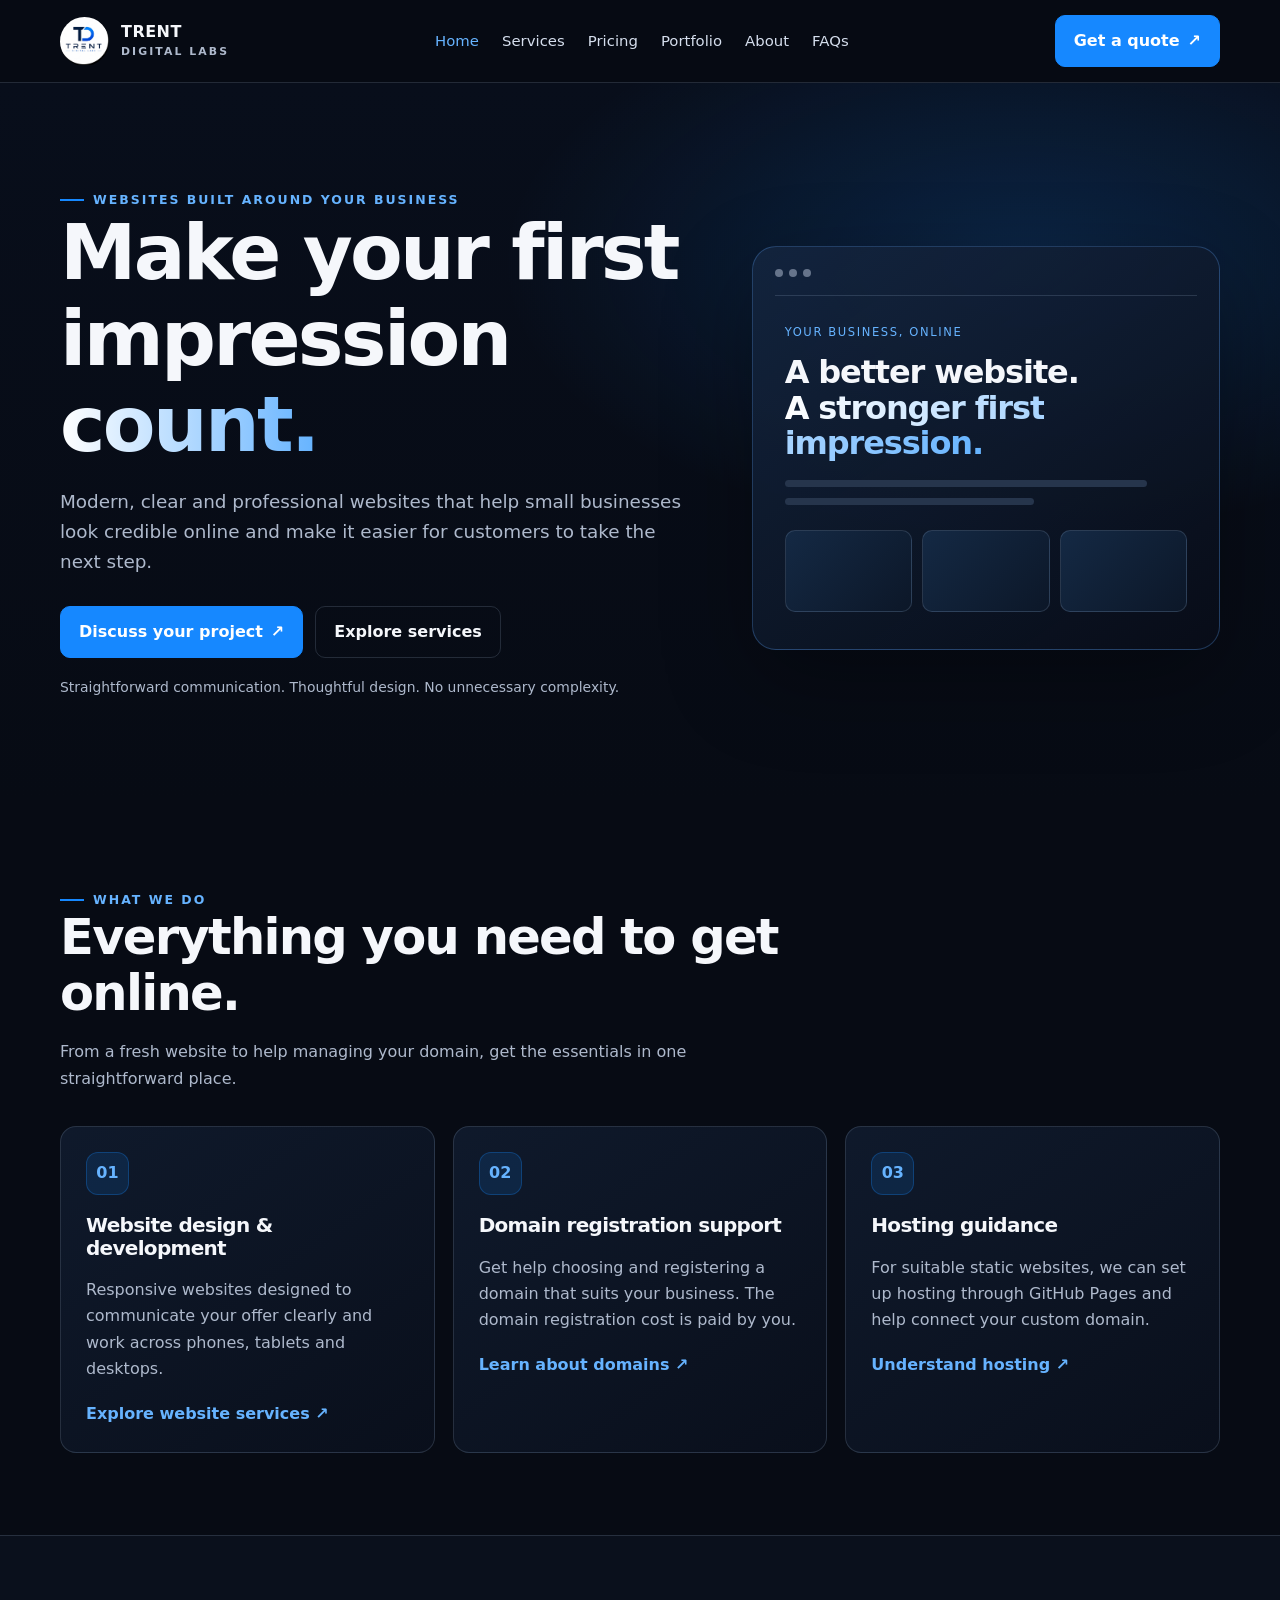
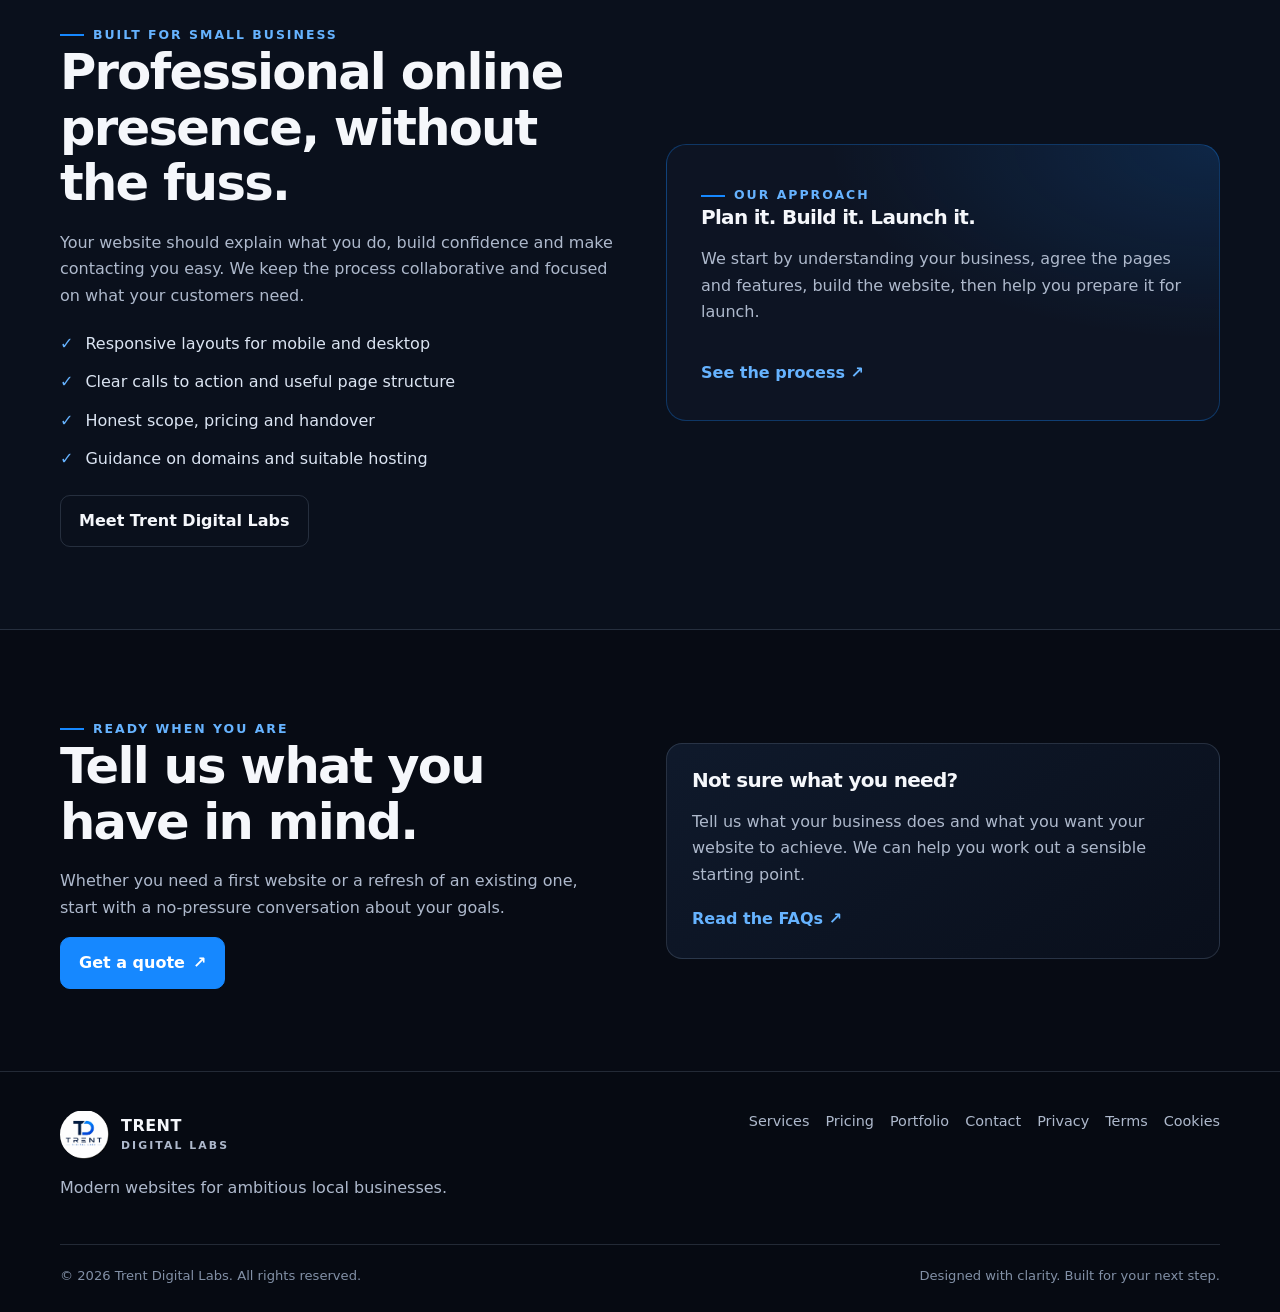
<file: index.html>
<!doctype html>
<html lang="en-GB"><head><meta charset="utf-8"><meta name="viewport" content="width=device-width, initial-scale=1">
<title>Web Design & Development | Trent Digital Labs</title><meta name="description" content="Professional, modern websites for small and local businesses. Explore services from Trent Digital Labs."><meta name="theme-color" content="#070b14"><link rel="stylesheet" href="styles.css"></head>
<body><a class="skip-link" href="#main">Skip to content</a>
<header class="site-header"><div class="container nav-wrap">
<a class="brand" href="index.html"><img src="assets/trent-digital-labs-logo.jpeg" alt="Trent Digital Labs logo"><span>TRENT<small>DIGITAL LABS</small></span></a>
<button class="menu-toggle" type="button" aria-expanded="false" aria-controls="primary-nav">Menu ☰</button>
<nav class="nav-links" id="primary-nav" aria-label="Main navigation"><a href="index.html" aria-current="page">Home</a><a href="services.html">Services</a><a href="pricing.html">Pricing</a><a href="portfolio.html">Portfolio</a><a href="about.html">About</a><a href="faqs.html">FAQs</a></nav>
<a class="nav-cta" href="contact.html">Get a quote <span aria-hidden="true">↗</span></a>
</div></header><main id="main">
<section class="hero"><div class="container hero-grid"><div>
<span class="eyebrow">Websites built around your business</span>
<h1>Make your first impression <span class="gradient-text">count.</span></h1>
<p class="lead">Modern, clear and professional websites that help small businesses look credible online and make it easier for customers to take the next step.</p>
<div class="hero-actions"><a class="btn" href="contact.html">Discuss your project <span>↗</span></a><a class="btn secondary" href="services.html">Explore services</a></div>
<p class="hero-note">Straightforward communication. Thoughtful design. No unnecessary complexity.</p>
</div><div class="hero-art" aria-label="Illustration of a modern website interface"><div class="browser-bar"><i></i><i></i><i></i></div><div class="mock-site"><div class="mock-label">Your business, online</div><h3>A better website.<br><span class="gradient-text">A stronger first impression.</span></h3><div class="mock-line"></div><div class="mock-line short"></div><div class="mock-tiles"><div class="mock-tile"></div><div class="mock-tile"></div><div class="mock-tile"></div></div></div></div></div></section>
<section class="section"><div class="container"><div class="section-head"><span class="eyebrow">What we do</span><h2>Everything you need to get online.</h2><p>From a fresh website to help managing your domain, get the essentials in one straightforward place.</p></div><div class="grid">
<article class="card"><div class="card-icon">01</div><h3>Website design & development</h3><p>Responsive websites designed to communicate your offer clearly and work across phones, tablets and desktops.</p><a class="text-link" href="services.html#websites">Explore website services ↗</a></article>
<article class="card"><div class="card-icon">02</div><h3>Domain registration support</h3><p>Get help choosing and registering a domain that suits your business. The domain registration cost is paid by you.</p><a class="text-link" href="services.html#domains">Learn about domains ↗</a></article>
<article class="card"><div class="card-icon">03</div><h3>Hosting guidance</h3><p>For suitable static websites, we can set up hosting through GitHub Pages and help connect your custom domain.</p><a class="text-link" href="services.html#hosting">Understand hosting ↗</a></article>
</div></div></section>
<section class="section alt"><div class="container split"><div><span class="eyebrow">Built for small business</span><h2>Professional online presence, without the fuss.</h2><p class="muted">Your website should explain what you do, build confidence and make contacting you easy. We keep the process collaborative and focused on what your customers need.</p><ul class="check-list"><li>Responsive layouts for mobile and desktop</li><li>Clear calls to action and useful page structure</li><li>Honest scope, pricing and handover</li><li>Guidance on domains and suitable hosting</li></ul><a class="btn secondary" href="about.html">Meet Trent Digital Labs</a></div><div class="callout"><span class="eyebrow">Our approach</span><h3>Plan it. Build it. Launch it.</h3><p class="muted">We start by understanding your business, agree the pages and features, build the website, then help you prepare it for launch.</p><a class="text-link" href="services.html#process">See the process ↗</a></div></div></section>
<section class="section"><div class="container split"><div><span class="eyebrow">Ready when you are</span><h2>Tell us what you have in mind.</h2><p class="muted">Whether you need a first website or a refresh of an existing one, start with a no-pressure conversation about your goals.</p><a class="btn" href="contact.html">Get a quote <span>↗</span></a></div><div class="card"><h3>Not sure what you need?</h3><p>Tell us what your business does and what you want your website to achieve. We can help you work out a sensible starting point.</p><a class="text-link" href="faqs.html">Read the FAQs ↗</a></div></div></section>
</main><footer class="site-footer"><div class="container">
<div class="footer-top"><div><a class="brand" href="index.html"><img src="assets/trent-digital-labs-logo.jpeg" alt=""><span>TRENT<small>DIGITAL LABS</small></span></a><p class="muted">Modern websites for ambitious local businesses.</p></div>
<div class="footer-links"><a href="services.html">Services</a><a href="pricing.html">Pricing</a><a href="portfolio.html">Portfolio</a><a href="contact.html">Contact</a><a href=" ">Privacy</a><a href=" ">Terms</a><a href=" ">Cookies</a></div></div>
<div class="footer-bottom"><span>© <span data-year></span> Trent Digital Labs. All rights reserved.</span><span>Designed with clarity. Built for your next step.</span></div>
</div></footer><script src="script.js"></script></body></html>
</file>
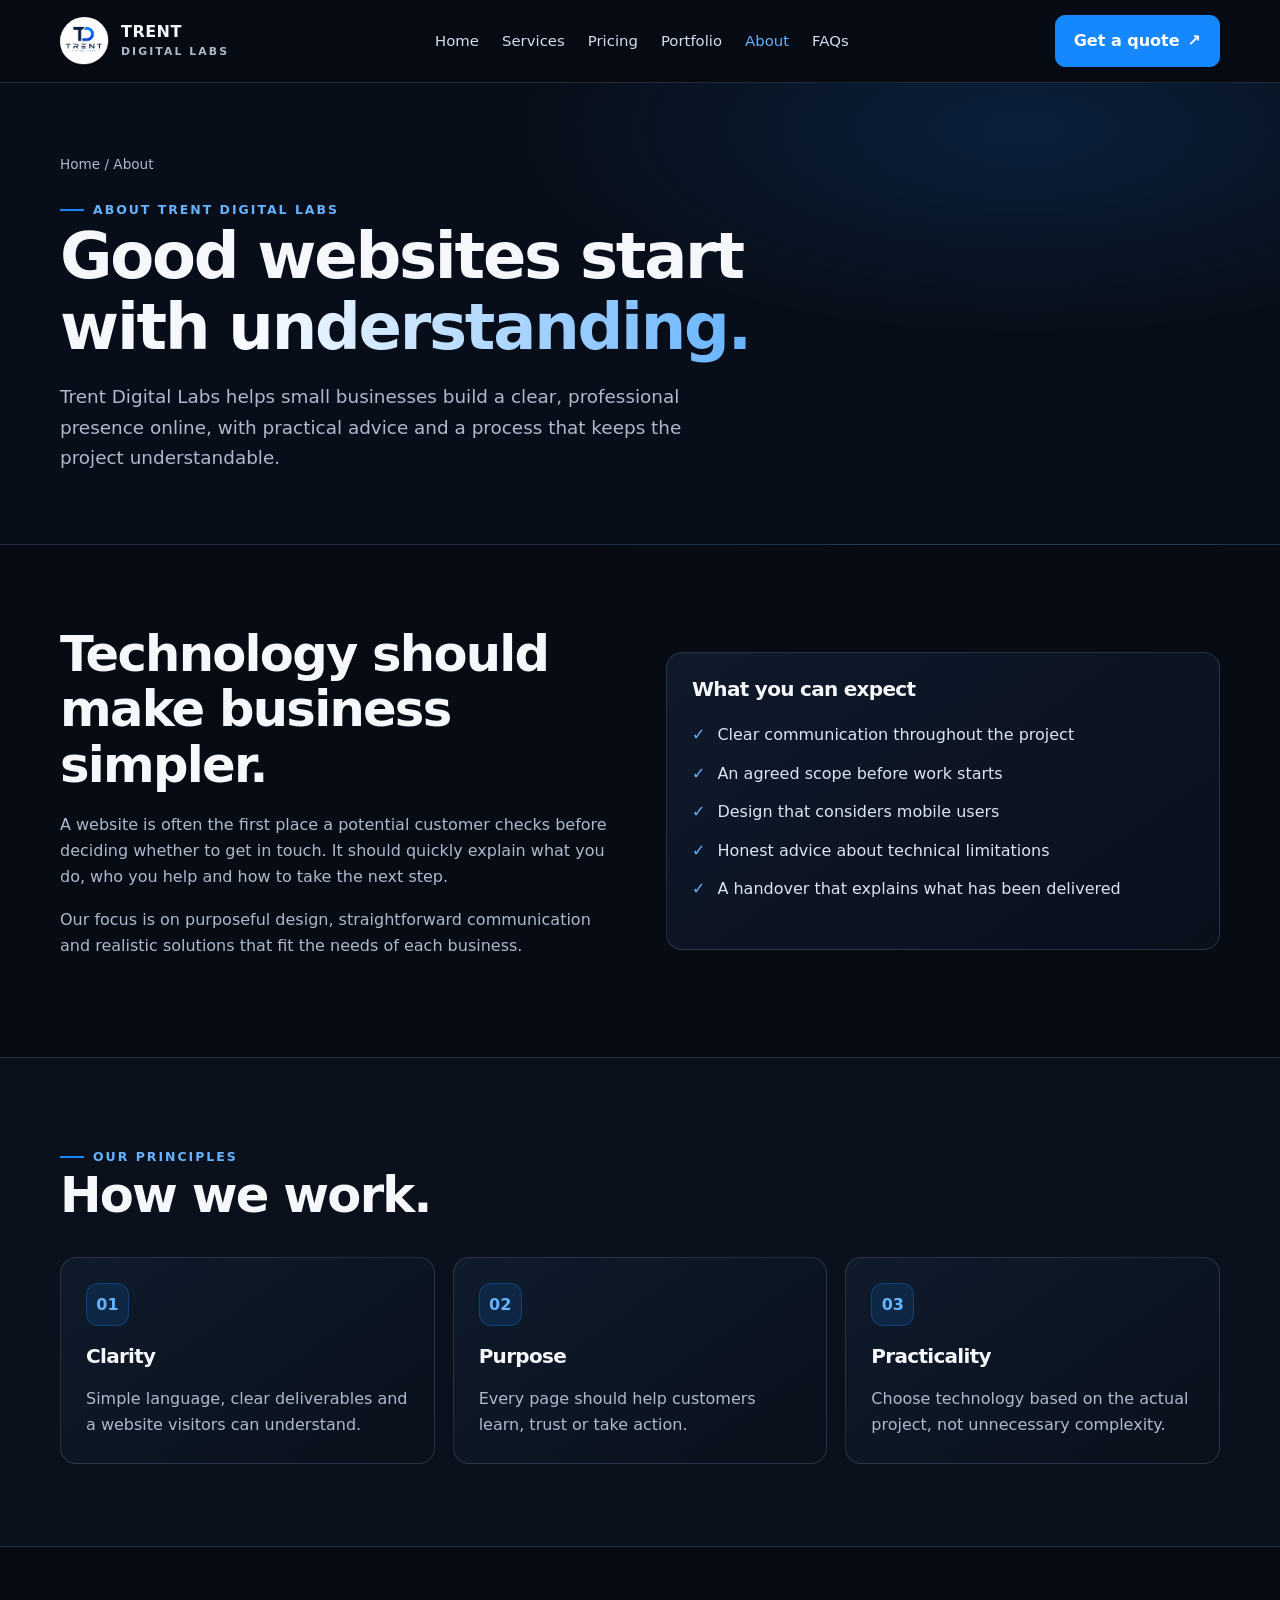
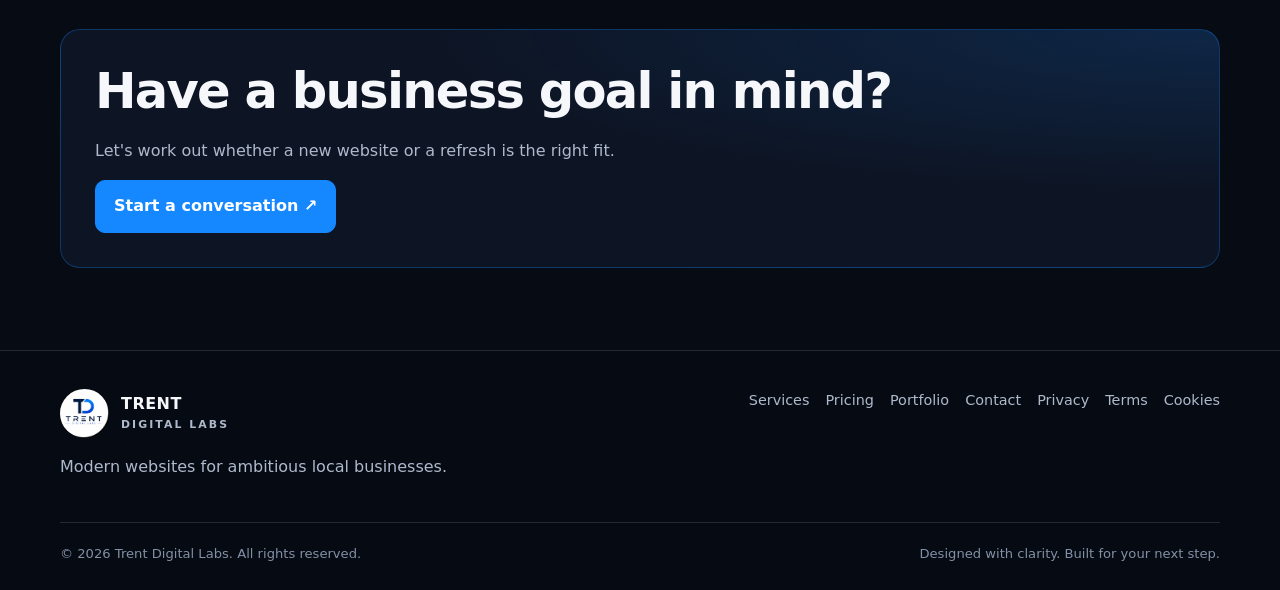
<file: about.html>
<!doctype html>
<html lang="en-GB"><head><meta charset="utf-8"><meta name="viewport" content="width=device-width, initial-scale=1">
<title>About | Trent Digital Labs</title><meta name="description" content="Learn about the approach and principles behind Trent Digital Labs."><meta name="theme-color" content="#070b14"><link rel="stylesheet" href="styles.css"></head>
<body><a class="skip-link" href="#main">Skip to content</a>
<header class="site-header"><div class="container nav-wrap">
<a class="brand" href="index.html"><img src="assets/trent-digital-labs-logo.jpeg" alt="Trent Digital Labs logo"><span>TRENT<small>DIGITAL LABS</small></span></a>
<button class="menu-toggle" type="button" aria-expanded="false" aria-controls="primary-nav">Menu ☰</button>
<nav class="nav-links" id="primary-nav" aria-label="Main navigation"><a href="index.html">Home</a><a href="services.html">Services</a><a href="pricing.html">Pricing</a><a href="portfolio.html">Portfolio</a><a href="about.html" aria-current="page">About</a><a href="faqs.html">FAQs</a></nav>
<a class="nav-cta" href="contact.html">Get a quote <span aria-hidden="true">↗</span></a>
</div></header><main id="main">
<section class="page-hero"><div class="container"><div class="breadcrumbs">Home / About</div><span class="eyebrow">About Trent Digital Labs</span><h1>Good websites start with <span class="gradient-text">understanding.</span></h1><p class="lead">Trent Digital Labs helps small businesses build a clear, professional presence online, with practical advice and a process that keeps the project understandable.</p></div></section>
<section class="section"><div class="container split"><div><h2>Technology should make business simpler.</h2><p class="muted">A website is often the first place a potential customer checks before deciding whether to get in touch. It should quickly explain what you do, who you help and how to take the next step.</p><p class="muted">Our focus is on purposeful design, straightforward communication and realistic solutions that fit the needs of each business.</p></div><div class="card"><h3>What you can expect</h3><ul class="check-list"><li>Clear communication throughout the project</li><li>An agreed scope before work starts</li><li>Design that considers mobile users</li><li>Honest advice about technical limitations</li><li>A handover that explains what has been delivered</li></ul></div></div></section>
<section class="section alt"><div class="container"><div class="section-head"><span class="eyebrow">Our principles</span><h2>How we work.</h2></div><div class="grid"><article class="card"><div class="card-icon">01</div><h3>Clarity</h3><p>Simple language, clear deliverables and a website visitors can understand.</p></article><article class="card"><div class="card-icon">02</div><h3>Purpose</h3><p>Every page should help customers learn, trust or take action.</p></article><article class="card"><div class="card-icon">03</div><h3>Practicality</h3><p>Choose technology based on the actual project, not unnecessary complexity.</p></article></div></div></section>
<section class="section"><div class="container callout"><h2>Have a business goal in mind?</h2><p class="muted">Let's work out whether a new website or a refresh is the right fit.</p><a class="btn" href="contact.html">Start a conversation ↗</a></div></section>
</main><footer class="site-footer"><div class="container">
<div class="footer-top"><div><a class="brand" href="index.html"><img src="assets/trent-digital-labs-logo.jpeg" alt=""><span>TRENT<small>DIGITAL LABS</small></span></a><p class="muted">Modern websites for ambitious local businesses.</p></div>
<div class="footer-links"><a href="services.html">Services</a><a href="pricing.html">Pricing</a><a href="portfolio.html">Portfolio</a><a href="contact.html">Contact</a><a href=" ">Privacy</a><a href=" ">Terms</a><a href=" ">Cookies</a></div></div>
<div class="footer-bottom"><span>© <span data-year></span> Trent Digital Labs. All rights reserved.</span><span>Designed with clarity. Built for your next step.</span></div>
</div></footer><script src="script.js"></script></body></html>
</file>
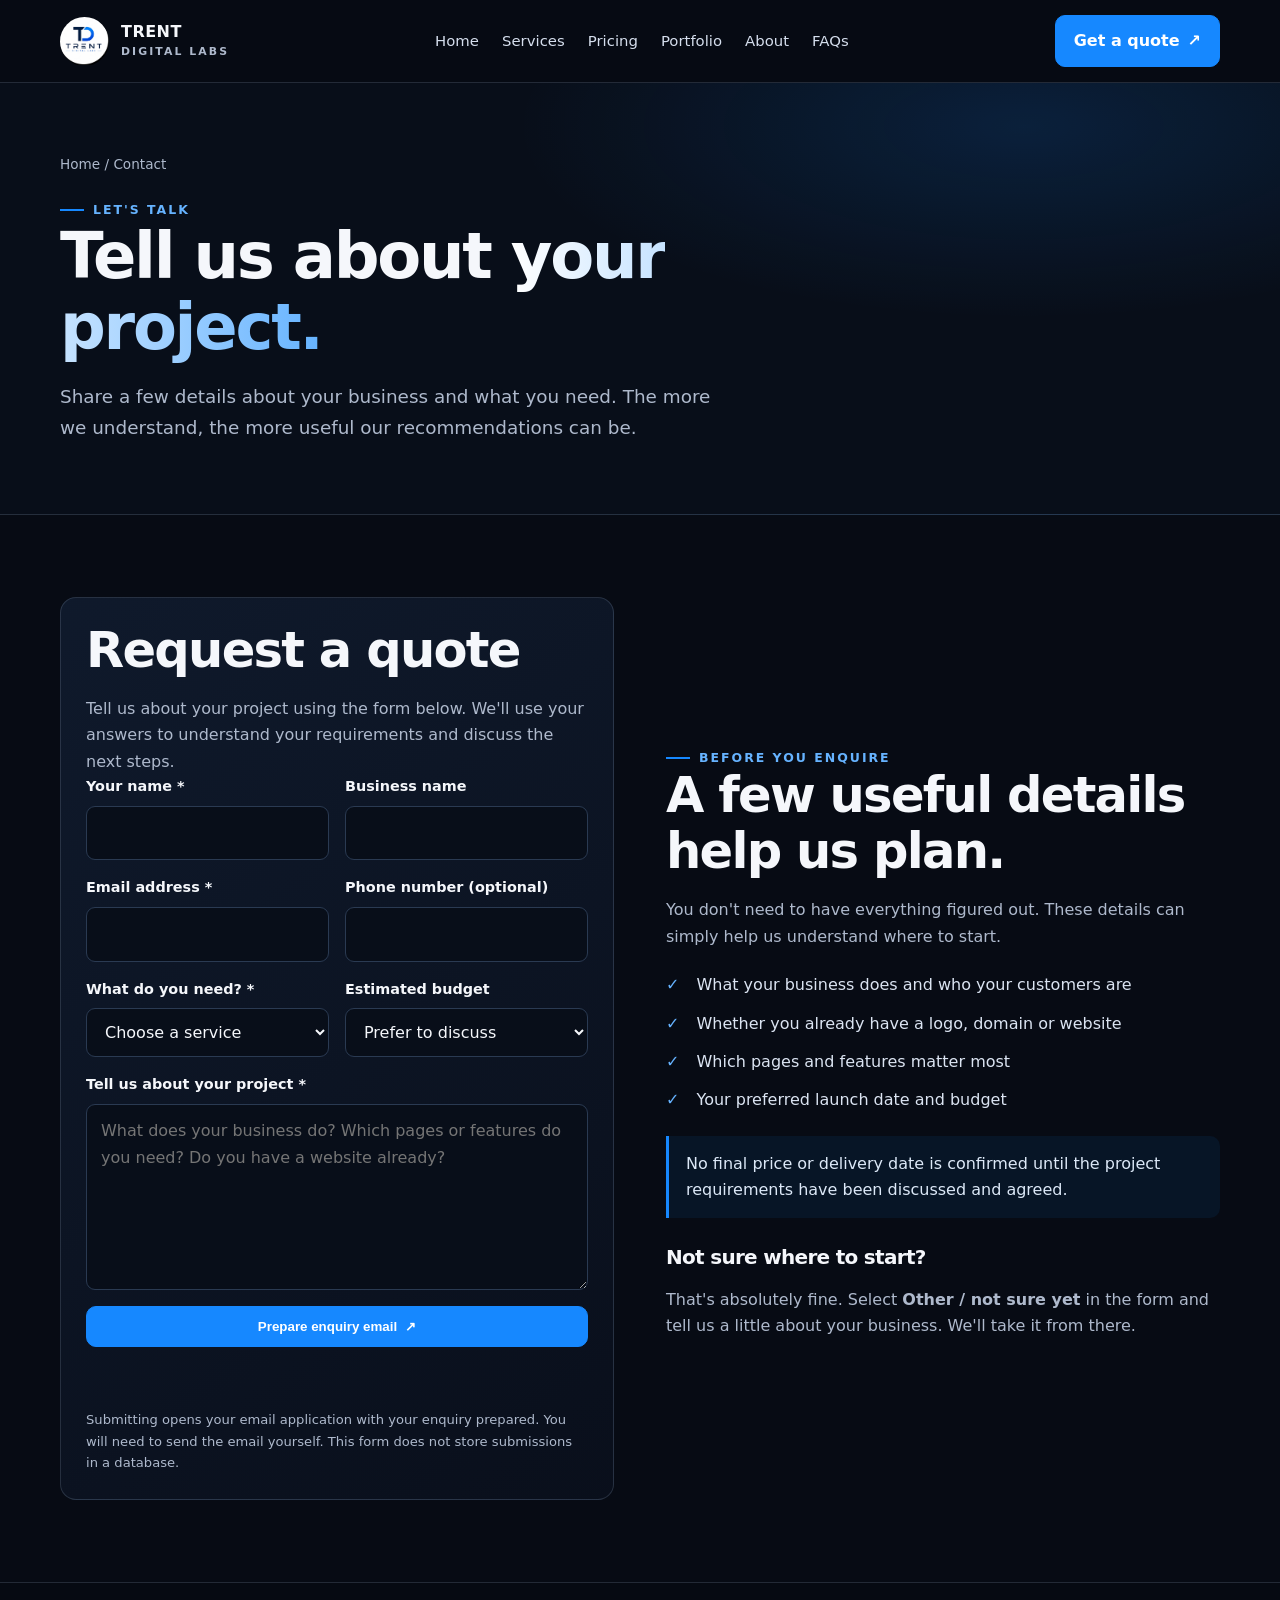
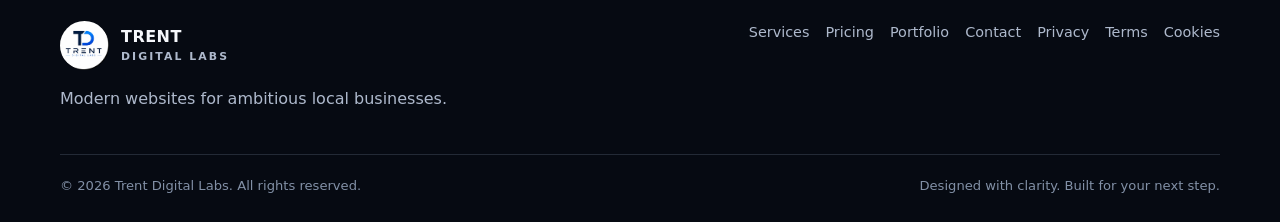
<file: contact.html>
<!DOCTYPE html>
<html lang="en-GB">
<head>
    <meta charset="utf-8">
    <meta name="viewport" content="width=device-width, initial-scale=1">

    <title>Contact & Get a Quote | Trent Digital Labs</title>

    <meta
        name="description"
        content="Contact Trent Digital Labs about a new website, redesign, domain registration or hosting setup."
    >

    <meta name="theme-color" content="#070b14">

    <link rel="stylesheet" href="styles.css">
</head>

<body>

    <!-- Accessibility: Skip navigation -->
    <a class="skip-link" href="#main">
        Skip to content
    </a>


    <!-- ================================
         HEADER & NAVIGATION
    ================================= -->

    <header class="site-header">
        <div class="container nav-wrap">

            <a class="brand" href="index.html">
                <img
                    src="assets/trent-digital-labs-logo.jpeg"
                    alt="Trent Digital Labs logo"
                >

                <span>
                    TRENT
                    <small>DIGITAL LABS</small>
                </span>
            </a>

            <button
                class="menu-toggle"
                type="button"
                aria-expanded="false"
                aria-controls="primary-nav"
            >
                Menu ☰
            </button>

            <nav
                class="nav-links"
                id="primary-nav"
                aria-label="Main navigation"
            >
                <a href="index.html">Home</a>
                <a href="services.html">Services</a>
                <a href="pricing.html">Pricing</a>
                <a href="portfolio.html">Portfolio</a>
                <a href="about.html">About</a>
                <a href="faqs.html">FAQs</a>
            </nav>

            <a class="nav-cta" href="contact.html" aria-current="page">
                Get a quote
                <span aria-hidden="true">↗</span>
            </a>

        </div>
    </header>


    <!-- ================================
         MAIN CONTENT
    ================================= -->

    <main id="main">

        <!-- Page introduction -->
        <section class="page-hero">
            <div class="container">

                <div class="breadcrumbs">
                    <a href="index.html">Home</a>
                    / Contact
                </div>

                <span class="eyebrow">
                    Let's talk
                </span>

                <h1>
                    Tell us about
                    <span class="gradient-text">your project.</span>
                </h1>

                <p class="lead">
                    Share a few details about your business and what you
                    need. The more we understand, the more useful our
                    recommendations can be.
                </p>

            </div>
        </section>


        <!-- Contact form and supporting information -->
        <section class="section">
            <div class="container split">

                <!-- ================================
                     QUOTE REQUEST FORM
                ================================= -->

                <div class="card">

                    <h2>Request a quote</h2>

                    <p class="muted">
                        Tell us about your project using the form below.
                        We'll use your answers to understand your
                        requirements and discuss the next steps.
                    </p>

                    <form id="quote-form">

                        <div class="form-grid">

                            <!-- Client name -->
                            <div class="field">

                                <label for="name">
                                    Your name *
                                </label>

                                <input
                                    id="name"
                                    name="name"
                                    type="text"
                                    autocomplete="name"
                                    required
                                >

                            </div>


                            <!-- Business name -->
                            <div class="field">

                                <label for="business">
                                    Business name
                                </label>

                                <input
                                    id="business"
                                    name="business"
                                    type="text"
                                    autocomplete="organization"
                                >

                            </div>


                            <!-- Client email -->
                            <div class="field">

                                <label for="email">
                                    Email address *
                                </label>

                                <input
                                    id="email"
                                    name="email"
                                    type="email"
                                    autocomplete="email"
                                    required
                                >

                            </div>


                            <!-- Optional telephone -->
                            <div class="field">

                                <label for="phone">
                                    Phone number (optional)
                                </label>

                                <input
                                    id="phone"
                                    name="phone"
                                    type="tel"
                                    autocomplete="tel"
                                >

                            </div>


                            <!-- Requested service -->
                            <div class="field">

                                <label for="service">
                                    What do you need? *
                                </label>

                                <select
                                    id="service"
                                    name="service"
                                    required
                                >
                                    <option value="">
                                        Choose a service
                                    </option>

                                    <option value="New website">
                                        New website
                                    </option>

                                    <option value="Website redesign">
                                        Website redesign
                                    </option>

                                    <option value="Domain registration support">
                                        Domain registration support
                                    </option>

                                    <option value="Hosting / domain connection">
                                        Hosting / domain connection
                                    </option>

                                    <option value="Other / not sure yet">
                                        Other / not sure yet
                                    </option>
                                </select>

                            </div>


                            <!-- Estimated budget -->
                            <div class="field">

                                <label for="budget">
                                    Estimated budget
                                </label>

                                <select
                                    id="budget"
                                    name="budget"
                                >
                                    <option value="">
                                        Prefer to discuss
                                    </option>

                                    <option value="Under £300">
                                        Under £300
                                    </option>

                                    <option value="£300–£600">
                                        £300–£600
                                    </option>

                                    <option value="£600–£1,000">
                                        £600–£1,000
                                    </option>

                                    <option value="£1,000+">
                                        £1,000+
                                    </option>
                                </select>

                            </div>


                            <!-- Project description -->
                            <div class="field full">

                                <label for="details">
                                    Tell us about your project *
                                </label>

                                <textarea
                                    id="details"
                                    name="details"
                                    rows="6"
                                    required
                                    placeholder="What does your business do? Which pages or features do you need? Do you have a website already?"
                                ></textarea>

                            </div>


                            <!-- Form submission -->
                            <div class="field full">

                                <button class="btn" type="submit">
                                    Prepare enquiry email
                                    <span aria-hidden="true">↗</span>
                                </button>

                                <p
                                    id="form-status"
                                    class="status-note"
                                    role="status"
                                    aria-live="polite"
                                ></p>

                                <p class="smallprint">
                                    Submitting opens your email application
                                    with your enquiry prepared. You will
                                    need to send the email yourself.
                                    This form does not store submissions
                                    in a database.
                                </p>

                            </div>

                        </div>

                    </form>

                </div>


                <!-- ================================
                     SUPPORTING INFORMATION
                ================================= -->

                <aside>

                    <span class="eyebrow">
                        Before you enquire
                    </span>

                    <h2>
                        A few useful details help us plan.
                    </h2>

                    <p class="muted">
                        You don't need to have everything figured out.
                        These details can simply help us understand
                        where to start.
                    </p>

                    <ul class="check-list">

                        <li>
                            What your business does and who your
                            customers are
                        </li>

                        <li>
                            Whether you already have a logo, domain
                            or website
                        </li>

                        <li>
                            Which pages and features matter most
                        </li>

                        <li>
                            Your preferred launch date and budget
                        </li>

                    </ul>


                    <div class="notice">
                        No final price or delivery date is confirmed
                        until the project requirements have been
                        discussed and agreed.
                    </div>


                    <h3 style="margin-top: 28px;">
                        Not sure where to start?
                    </h3>

                    <p class="muted">
                        That's absolutely fine. Select
                        <strong>Other / not sure yet</strong>
                        in the form and tell us a little about
                        your business. We'll take it from there.
                    </p>

                </aside>

            </div>
        </section>

    </main>


    <!-- ================================
         FOOTER
    ================================= -->

    <footer class="site-footer">
        <div class="container">

            <div class="footer-top">

                <!-- Brand -->
                <div>

                    <a class="brand" href="index.html">

                        <img
                            src="assets/trent-digital-labs-logo.jpeg"
                            alt=""
                        >

                        <span>
                            TRENT
                            <small>DIGITAL LABS</small>
                        </span>

                    </a>

                    <p class="muted">
                        Modern websites for ambitious local businesses.
                    </p>

                </div>


                <!-- Footer navigation -->
                <nav
                    class="footer-links"
                    aria-label="Footer navigation"
                >
                    <a href="services.html">Services</a>
                    <a href="pricing.html">Pricing</a>
                    <a href="portfolio.html">Portfolio</a>
                    <a href="contact.html" aria-current="page">Contact</a>
                    <a href=" ">Privacy</a>
                    <a href=" ">Terms</a>
                    <a href=" ">Cookies</a>
                </nav>

            </div>


            <!-- Copyright -->
            <div class="footer-bottom">

                <span>
                    &copy;
                    <span data-year></span>
                    Trent Digital Labs. All rights reserved.
                </span>

                <span>
                    Designed with clarity. Built for your next step.
                </span>

            </div>

        </div>
    </footer>


    <!-- Website JavaScript -->
    <script src="script.js"></script>

</body>
</html>
</file>
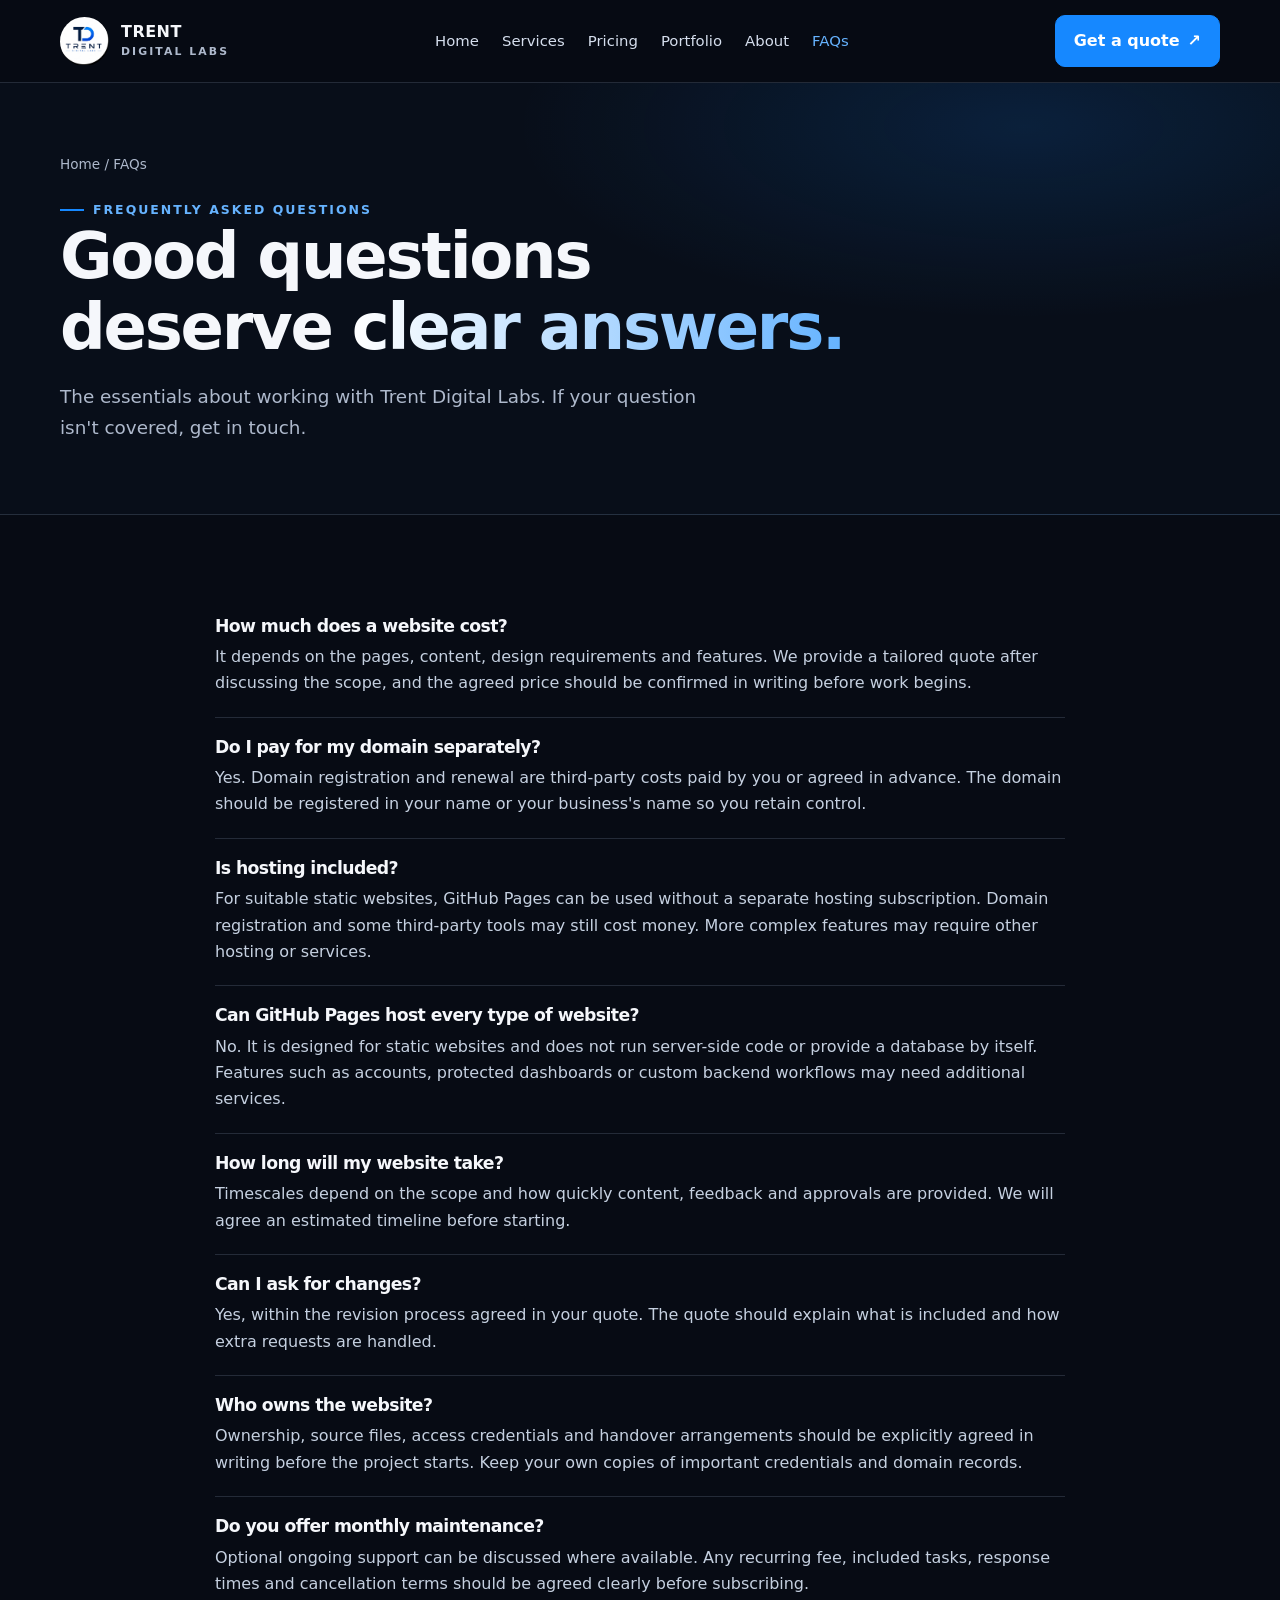
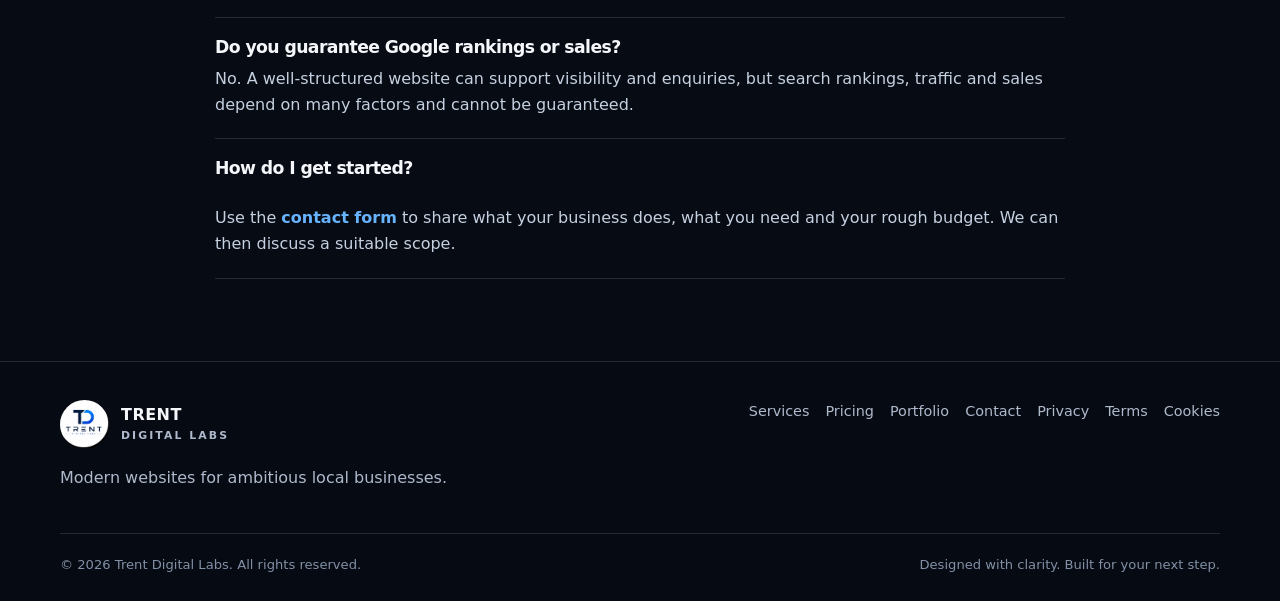
<file: faqs.html>
<!doctype html>
<html lang="en-GB"><head><meta charset="utf-8"><meta name="viewport" content="width=device-width, initial-scale=1">
<title>FAQs | Trent Digital Labs</title><meta name="description" content="Answers to common questions about website projects, domains, hosting, payments and support."><meta name="theme-color" content="#070b14"><link rel="stylesheet" href="styles.css"></head>
<body><a class="skip-link" href="#main">Skip to content</a>
<header class="site-header"><div class="container nav-wrap">
<a class="brand" href="index.html"><img src="assets/trent-digital-labs-logo.jpeg" alt="Trent Digital Labs logo"><span>TRENT<small>DIGITAL LABS</small></span></a>
<button class="menu-toggle" type="button" aria-expanded="false" aria-controls="primary-nav">Menu ☰</button>
<nav class="nav-links" id="primary-nav" aria-label="Main navigation"><a href="index.html">Home</a><a href="services.html">Services</a><a href="pricing.html">Pricing</a><a href="portfolio.html">Portfolio</a><a href="about.html">About</a><a href="faqs.html" aria-current="page">FAQs</a></nav>
<a class="nav-cta" href="contact.html">Get a quote <span aria-hidden="true">↗</span></a>
</div></header><main id="main">
<section class="page-hero"><div class="container"><div class="breadcrumbs">Home / FAQs</div><span class="eyebrow">Frequently asked questions</span><h1>Good questions deserve <span class="gradient-text">clear answers.</span></h1><p class="lead">The essentials about working with Trent Digital Labs. If your question isn't covered, get in touch.</p></div></section>
<section class="section"><div class="container legal-copy">
<div class="faq-item"><h3>How much does a website cost?</h3><p>It depends on the pages, content, design requirements and features. We provide a tailored quote after discussing the scope, and the agreed price should be confirmed in writing before work begins.</p></div>
<div class="faq-item"><h3>Do I pay for my domain separately?</h3><p>Yes. Domain registration and renewal are third-party costs paid by you or agreed in advance. The domain should be registered in your name or your business's name so you retain control.</p></div>
<div class="faq-item"><h3>Is hosting included?</h3><p>For suitable static websites, GitHub Pages can be used without a separate hosting subscription. Domain registration and some third-party tools may still cost money. More complex features may require other hosting or services.</p></div>
<div class="faq-item"><h3>Can GitHub Pages host every type of website?</h3><p>No. It is designed for static websites and does not run server-side code or provide a database by itself. Features such as accounts, protected dashboards or custom backend workflows may need additional services.</p></div>
<div class="faq-item"><h3>How long will my website take?</h3><p>Timescales depend on the scope and how quickly content, feedback and approvals are provided. We will agree an estimated timeline before starting.</p></div>
<div class="faq-item"><h3>Can I ask for changes?</h3><p>Yes, within the revision process agreed in your quote. The quote should explain what is included and how extra requests are handled.</p></div>
<div class="faq-item"><h3>Who owns the website?</h3><p>Ownership, source files, access credentials and handover arrangements should be explicitly agreed in writing before the project starts. Keep your own copies of important credentials and domain records.</p></div>
<div class="faq-item"><h3>Do you offer monthly maintenance?</h3><p>Optional ongoing support can be discussed where available. Any recurring fee, included tasks, response times and cancellation terms should be agreed clearly before subscribing.</p></div>
<div class="faq-item"><h3>Do you guarantee Google rankings or sales?</h3><p>No. A well-structured website can support visibility and enquiries, but search rankings, traffic and sales depend on many factors and cannot be guaranteed.</p></div>
<div class="faq-item"><h3>How do I get started?</h3><p>Use the <a class="text-link" href="contact.html">contact form</a> to share what your business does, what you need and your rough budget. We can then discuss a suitable scope.</p></div>
</div></section>
</main><footer class="site-footer"><div class="container">
<div class="footer-top"><div><a class="brand" href="index.html"><img src="assets/trent-digital-labs-logo.jpeg" alt=""><span>TRENT<small>DIGITAL LABS</small></span></a><p class="muted">Modern websites for ambitious local businesses.</p></div>
<div class="footer-links"><a href="services.html">Services</a><a href="pricing.html">Pricing</a><a href="portfolio.html">Portfolio</a><a href="contact.html">Contact</a><a href=" ">Privacy</a><a href=" ">Terms</a><a href=" ">Cookies</a></div></div>
<div class="footer-bottom"><span>© <span data-year></span> Trent Digital Labs. All rights reserved.</span><span>Designed with clarity. Built for your next step.</span></div>
</div></footer><script src="script.js"></script></body></html>
</file>
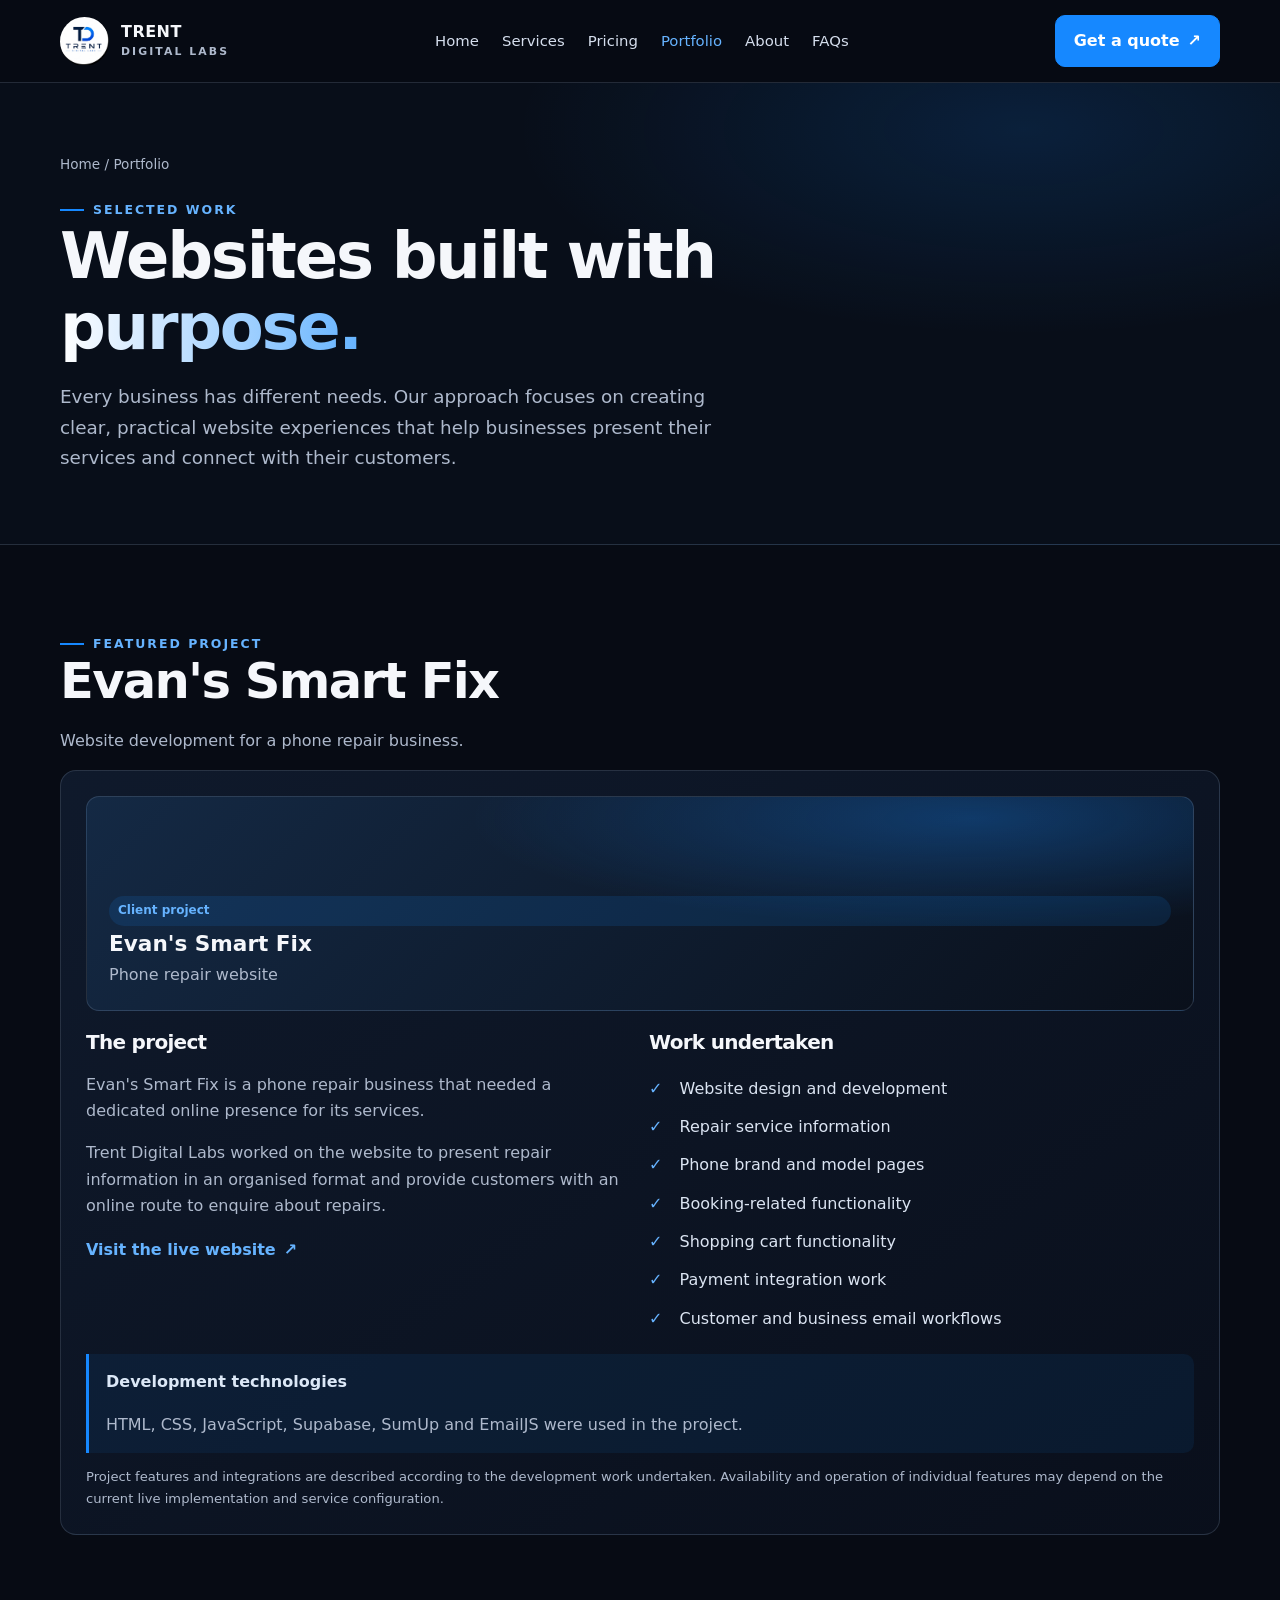
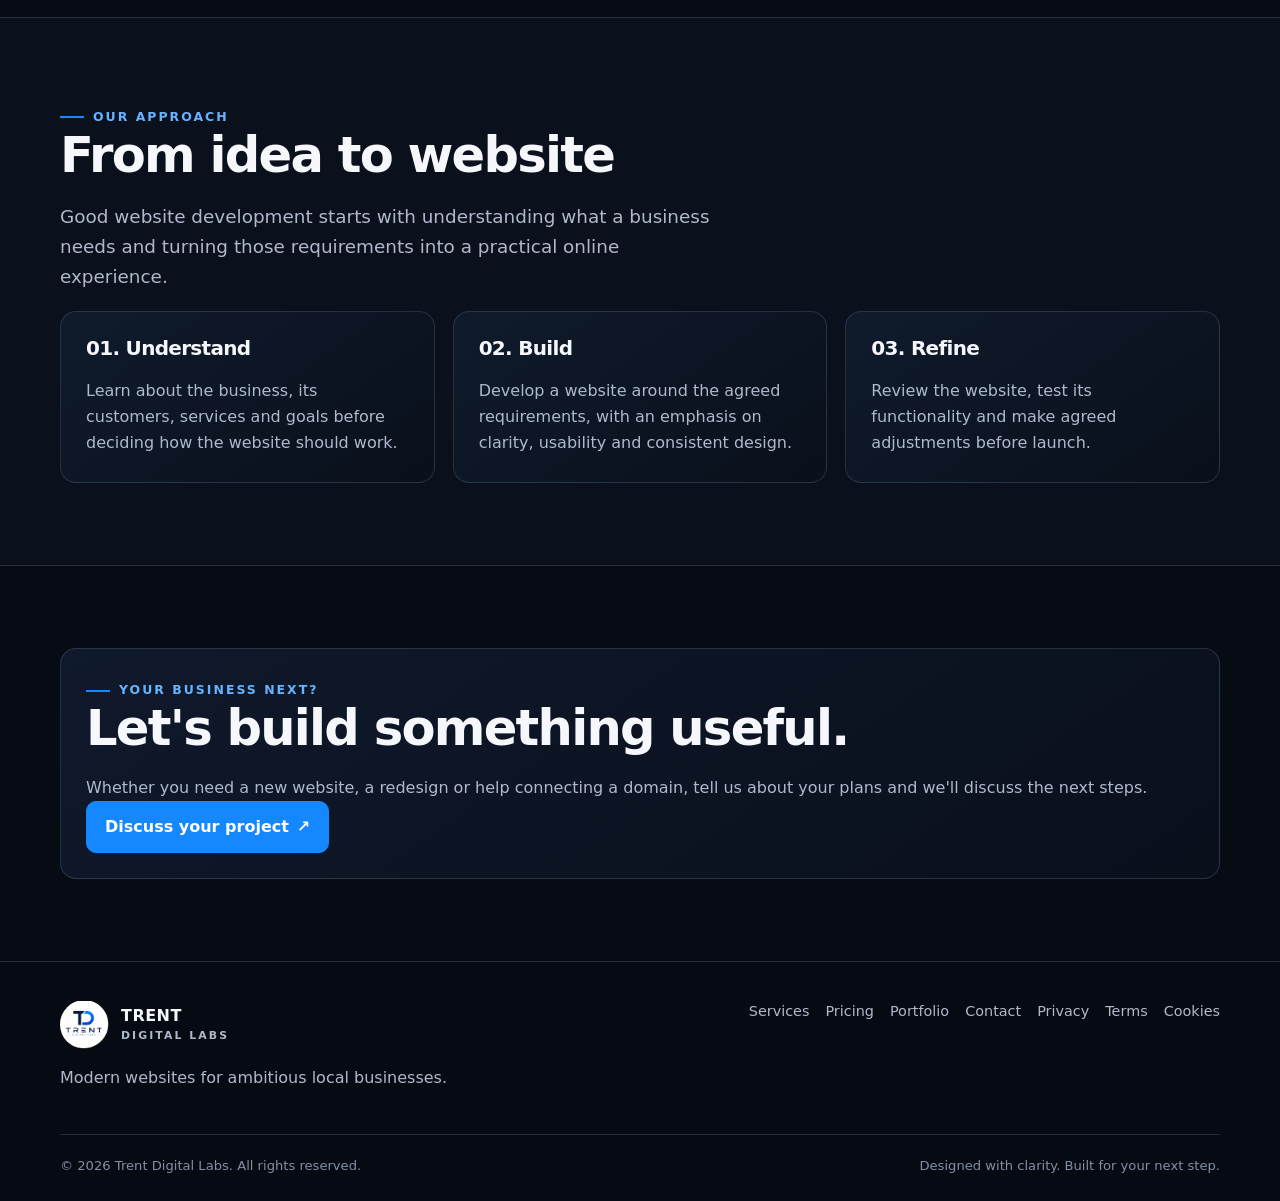
<file: portfolio.html>
<!DOCTYPE html>
<html lang="en-GB">

<head>
    <meta charset="utf-8">
    <meta name="viewport" content="width=device-width, initial-scale=1">

    <title>Our Portfolio | Trent Digital Labs</title>

    <meta
        name="description"
        content="Explore website development work by Trent Digital Labs, including the Evan's Smart Fix website project."
    >

    <meta name="theme-color" content="#070b14">

    <link rel="stylesheet" href="styles.css">
</head>

<body>

    <!-- Accessibility -->
    <a class="skip-link" href="#main">
        Skip to content
    </a>


    <!-- ================================
         HEADER & NAVIGATION
    ================================= -->

    <header class="site-header">

        <div class="container nav-wrap">

            <a class="brand" href="index.html">

                <img
                    src="assets/trent-digital-labs-logo.jpeg"
                    alt="Trent Digital Labs logo"
                >

                <span>
                    TRENT
                    <small>DIGITAL LABS</small>
                </span>

            </a>

            <button
                class="menu-toggle"
                type="button"
                aria-expanded="false"
                aria-controls="primary-nav"
            >
                Menu ☰
            </button>

            <nav
                class="nav-links"
                id="primary-nav"
                aria-label="Main navigation"
            >
                <a href="index.html">Home</a>
                <a href="services.html">Services</a>
                <a href="pricing.html">Pricing</a>
                <a href="portfolio.html" aria-current="page">Portfolio</a>
                <a href="about.html">About</a>
                <a href="faqs.html">FAQs</a>
            </nav>

            <a class="nav-cta" href="contact.html">
                Get a quote
                <span aria-hidden="true">↗</span>
            </a>

        </div>

    </header>


    <!-- ================================
         MAIN CONTENT
    ================================= -->

    <main id="main">

        <!-- Portfolio introduction -->
        <section class="page-hero">

            <div class="container">

                <div class="breadcrumbs">
                    <a href="index.html">Home</a>
                    / Portfolio
                </div>

                <span class="eyebrow">
                    Selected work
                </span>

                <h1>
                    Websites built with
                    <span class="gradient-text">purpose.</span>
                </h1>

                <p class="lead">
                    Every business has different needs. Our approach
                    focuses on creating clear, practical website
                    experiences that help businesses present their
                    services and connect with their customers.
                </p>

            </div>

        </section>


        <!-- ================================
             FEATURED CLIENT PROJECT
        ================================= -->

        <section class="section">

            <div class="container">

                <div class="section-heading">

                    <span class="eyebrow">
                        Featured project
                    </span>

                    <h2>
                        Evan's Smart Fix
                    </h2>

                    <p class="muted">
                        Website development for a phone repair business.
                    </p>

                </div>


                <article class="card">

                    <!-- Project overview -->
                    <div class="project-preview">

                        <span class="tag">
                            Client project
                        </span>

                        <strong>
                            Evan's Smart Fix
                        </strong>

                        <span class="muted">
                            Phone repair website
                        </span>

                    </div>


                    <div class="grid two">

                        <!-- Project background -->
                        <div>

                            <h3>
                                The project
                            </h3>

                            <p>
                                Evan's Smart Fix is a phone repair
                                business that needed a dedicated
                                online presence for its services.
                            </p>

                            <p>
                                Trent Digital Labs worked on the
                                website to present repair information
                                in an organised format and provide
                                customers with an online route to
                                enquire about repairs.
                            </p>

                            <a
                                class="text-link"
                                href="https://abu1234gh.github.io/evans-smart-fix/"
                                target="_blank"
                                rel="noopener noreferrer"
                            >
                                Visit the live website
                                <span aria-hidden="true">↗</span>
                            </a>

                        </div>


                        <!-- Project scope -->
                        <div>

                            <h3>
                                Work undertaken
                            </h3>

                            <ul class="check-list">

                                <li>
                                    Website design and development
                                </li>

                                <li>
                                    Repair service information
                                </li>

                                <li>
                                    Phone brand and model pages
                                </li>

                                <li>
                                    Booking-related functionality
                                </li>

                                <li>
                                    Shopping cart functionality
                                </li>

                                <li>
                                    Payment integration work
                                </li>

                                <li>
                                    Customer and business email workflows
                                </li>

                            </ul>

                        </div>

                    </div>


                    <!-- Technologies -->
                    <div class="notice">

                        <strong>
                            Development technologies
                        </strong>

                        <p>
                            HTML, CSS, JavaScript, Supabase, SumUp
                            and EmailJS were used in the project.
                        </p>

                    </div>


                    <p class="smallprint">
                        Project features and integrations are described
                        according to the development work undertaken.
                        Availability and operation of individual features
                        may depend on the current live implementation
                        and service configuration.
                    </p>

                </article>

            </div>

        </section>


        <!-- ================================
             OUR APPROACH
        ================================= -->

        <section class="section alt">

            <div class="container">

                <span class="eyebrow">
                    Our approach
                </span>

                <h2>
                    From idea to website
                </h2>

                <p class="lead">
                    Good website development starts with understanding
                    what a business needs and turning those requirements
                    into a practical online experience.
                </p>


                <div class="grid">

                    <article class="card">

                        <h3>
                            01. Understand
                        </h3>

                        <p>
                            Learn about the business, its customers,
                            services and goals before deciding how
                            the website should work.
                        </p>

                    </article>


                    <article class="card">

                        <h3>
                            02. Build
                        </h3>

                        <p>
                            Develop a website around the agreed
                            requirements, with an emphasis on clarity,
                            usability and consistent design.
                        </p>

                    </article>


                    <article class="card">

                        <h3>
                            03. Refine
                        </h3>

                        <p>
                            Review the website, test its functionality
                            and make agreed adjustments before launch.
                        </p>

                    </article>

                </div>

            </div>

        </section>


        <!-- ================================
             CALL TO ACTION
        ================================= -->

        <section class="section">

            <div class="container">

                <div class="card">

                    <span class="eyebrow">
                        Your business next?
                    </span>

                    <h2>
                        Let's build something useful.
                    </h2>

                    <p class="muted">
                        Whether you need a new website, a redesign
                        or help connecting a domain, tell us about
                        your plans and we'll discuss the next steps.
                    </p>

                    <a class="btn" href="contact.html">
                        Discuss your project
                        <span aria-hidden="true">↗</span>
                    </a>

                </div>

            </div>

        </section>

    </main>


    <!-- ================================
         FOOTER
    ================================= -->

    <footer class="site-footer">

        <div class="container">

            <div class="footer-top">

                <div>

                    <a class="brand" href="index.html">

                        <img
                            src="assets/trent-digital-labs-logo.jpeg"
                            alt=""
                        >

                        <span>
                            TRENT
                            <small>DIGITAL LABS</small>
                        </span>

                    </a>

                    <p class="muted">
                        Modern websites for ambitious local businesses.
                    </p>

                </div>


                <nav
                    class="footer-links"
                    aria-label="Footer navigation"
                >

                    <a href="services.html">Services</a>
                    <a href="pricing.html">Pricing</a>
                    <a href="portfolio.html" aria-current="page">Portfolio</a>
                    <a href="contact.html">Contact</a>
                    <a href=" ">Privacy</a>
                    <a href=" ">Terms</a>
                    <a href=" ">Cookies</a>

                </nav>

            </div>


            <div class="footer-bottom">

                <span>
                    &copy;
                    <span data-year></span>
                    Trent Digital Labs. All rights reserved.
                </span>

                <span>
                    Designed with clarity. Built for your next step.
                </span>

            </div>

        </div>

    </footer>


    <!-- Website JavaScript -->
    <script src="script.js"></script>

</body>

</html>
</file>
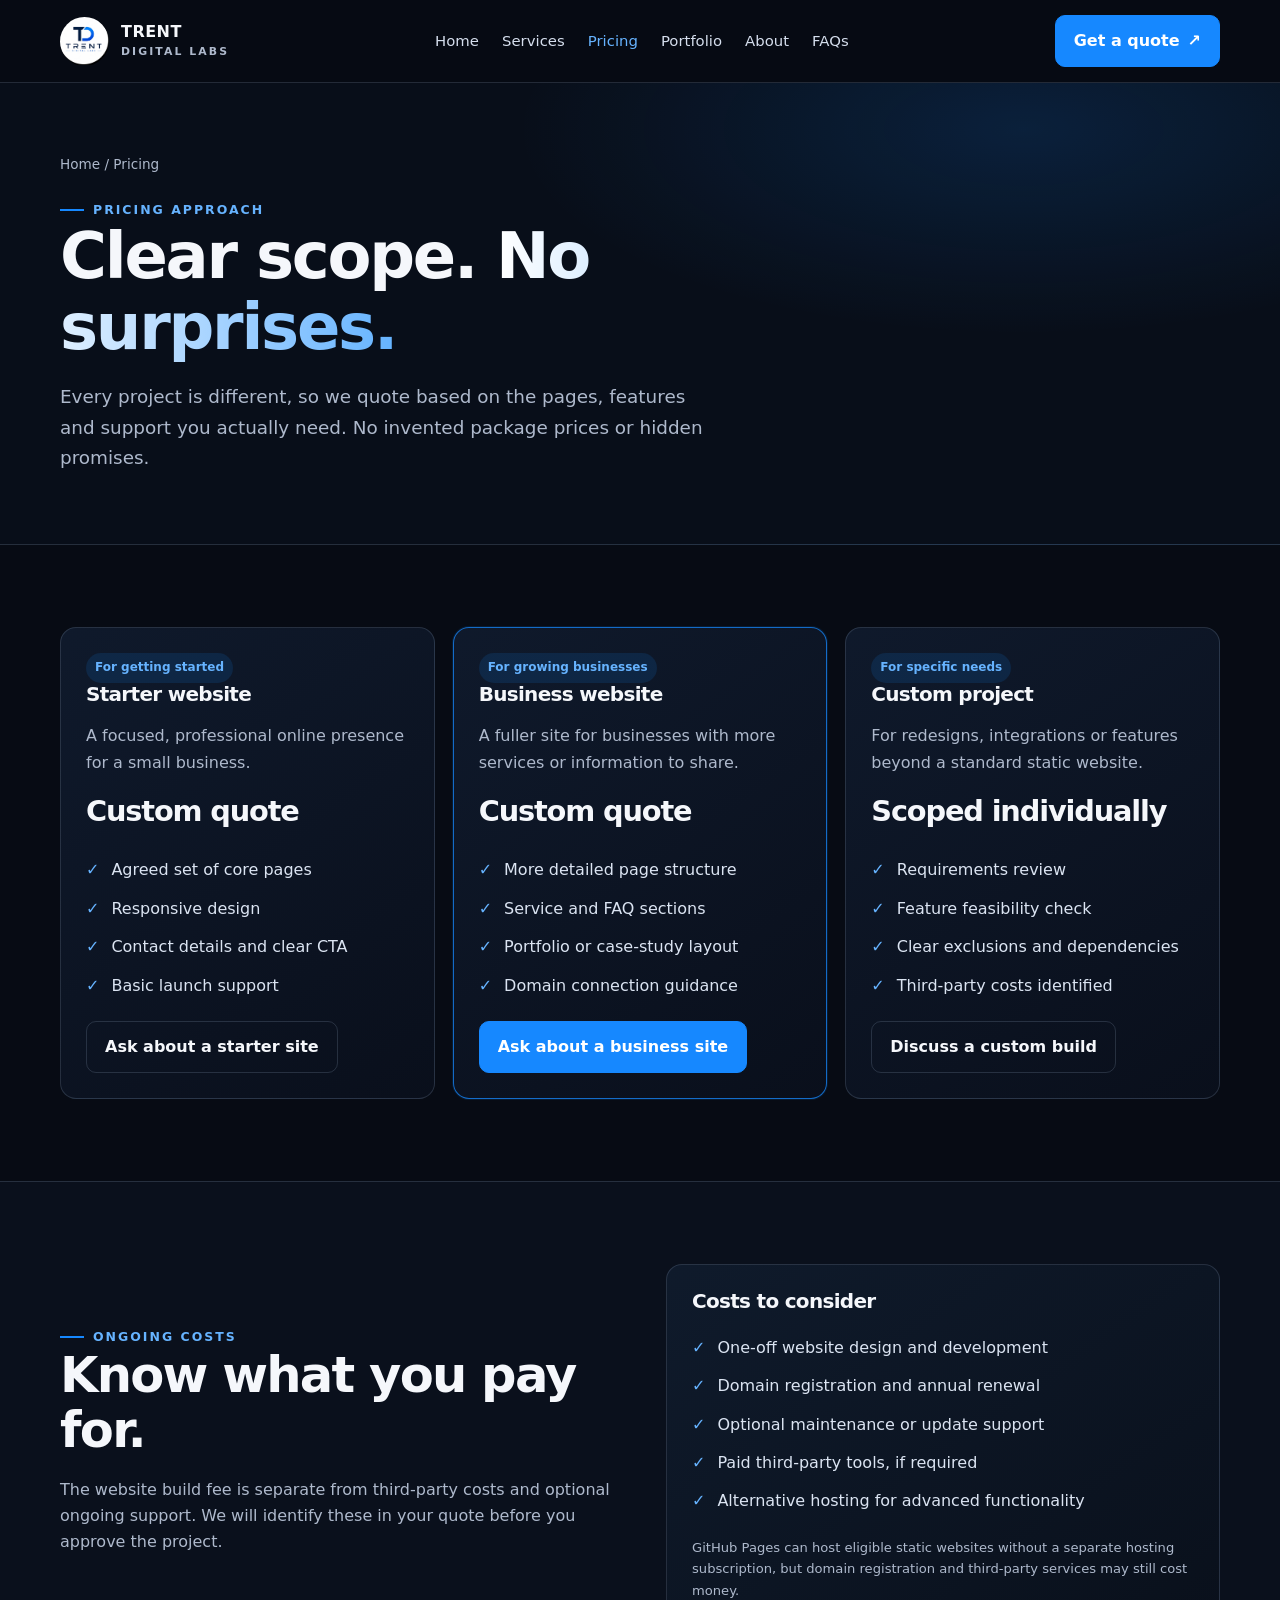
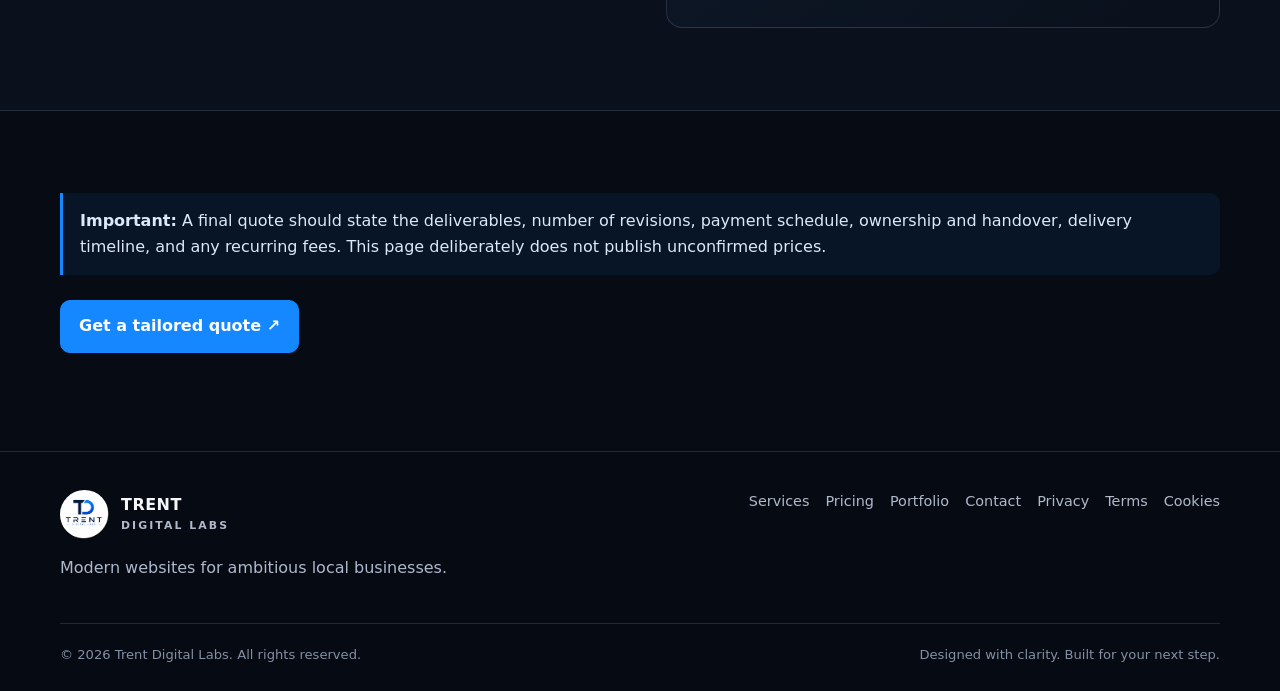
<file: pricing.html>
<!doctype html>
<html lang="en-GB"><head><meta charset="utf-8"><meta name="viewport" content="width=device-width, initial-scale=1">
<title>Pricing | Trent Digital Labs</title><meta name="description" content="Understand how Trent Digital Labs scopes website projects and recurring costs."><meta name="theme-color" content="#070b14"><link rel="stylesheet" href="styles.css"></head>
<body><a class="skip-link" href="#main">Skip to content</a>
<header class="site-header"><div class="container nav-wrap">
<a class="brand" href="index.html"><img src="assets/trent-digital-labs-logo.jpeg" alt="Trent Digital Labs logo"><span>TRENT<small>DIGITAL LABS</small></span></a>
<button class="menu-toggle" type="button" aria-expanded="false" aria-controls="primary-nav">Menu ☰</button>
<nav class="nav-links" id="primary-nav" aria-label="Main navigation"><a href="index.html">Home</a><a href="services.html">Services</a><a href="pricing.html" aria-current="page">Pricing</a><a href="portfolio.html">Portfolio</a><a href="about.html">About</a><a href="faqs.html">FAQs</a></nav>
<a class="nav-cta" href="contact.html">Get a quote <span aria-hidden="true">↗</span></a>
</div></header><main id="main">
<section class="page-hero"><div class="container"><div class="breadcrumbs">Home / Pricing</div><span class="eyebrow">Pricing approach</span><h1>Clear scope. <span class="gradient-text">No surprises.</span></h1><p class="lead">Every project is different, so we quote based on the pages, features and support you actually need. No invented package prices or hidden promises.</p></div></section>
<section class="section"><div class="container"><div class="grid">
<article class="card price-card"><span class="tag">For getting started</span><h3>Starter website</h3><p>A focused, professional online presence for a small business.</p><div class="price-tag">Custom quote</div><ul class="check-list"><li>Agreed set of core pages</li><li>Responsive design</li><li>Contact details and clear CTA</li><li>Basic launch support</li></ul><a class="btn secondary" href="contact.html">Ask about a starter site</a></article>
<article class="card price-card featured"><span class="tag">For growing businesses</span><h3>Business website</h3><p>A fuller site for businesses with more services or information to share.</p><div class="price-tag">Custom quote</div><ul class="check-list"><li>More detailed page structure</li><li>Service and FAQ sections</li><li>Portfolio or case-study layout</li><li>Domain connection guidance</li></ul><a class="btn" href="contact.html">Ask about a business site</a></article>
<article class="card price-card"><span class="tag">For specific needs</span><h3>Custom project</h3><p>For redesigns, integrations or features beyond a standard static website.</p><div class="price-tag">Scoped individually</div><ul class="check-list"><li>Requirements review</li><li>Feature feasibility check</li><li>Clear exclusions and dependencies</li><li>Third-party costs identified</li></ul><a class="btn secondary" href="contact.html">Discuss a custom build</a></article>
</div></div></section>
<section class="section alt"><div class="container split"><div><span class="eyebrow">Ongoing costs</span><h2>Know what you pay for.</h2><p class="muted">The website build fee is separate from third-party costs and optional ongoing support. We will identify these in your quote before you approve the project.</p></div><div class="card"><h3>Costs to consider</h3><ul class="check-list"><li>One-off website design and development</li><li>Domain registration and annual renewal</li><li>Optional maintenance or update support</li><li>Paid third-party tools, if required</li><li>Alternative hosting for advanced functionality</li></ul><p class="smallprint">GitHub Pages can host eligible static websites without a separate hosting subscription, but domain registration and third-party services may still cost money.</p></div></div></section>
<section class="section"><div class="container"><div class="notice"><strong>Important:</strong> A final quote should state the deliverables, number of revisions, payment schedule, ownership and handover, delivery timeline, and any recurring fees. This page deliberately does not publish unconfirmed prices.</div><p style="margin-top:25px"><a class="btn" href="contact.html">Get a tailored quote ↗</a></p></div></section>
</main><footer class="site-footer"><div class="container">
<div class="footer-top"><div><a class="brand" href="index.html"><img src="assets/trent-digital-labs-logo.jpeg" alt=""><span>TRENT<small>DIGITAL LABS</small></span></a><p class="muted">Modern websites for ambitious local businesses.</p></div>
<div class="footer-links"><a href="services.html">Services</a><a href="pricing.html">Pricing</a><a href="portfolio.html">Portfolio</a><a href="contact.html">Contact</a><a href=" ">Privacy</a><a href=" ">Terms</a><a href=" ">Cookies</a></div></div>
<div class="footer-bottom"><span>© <span data-year></span> Trent Digital Labs. All rights reserved.</span><span>Designed with clarity. Built for your next step.</span></div>
</div></footer><script src="script.js"></script></body></html>
</file>
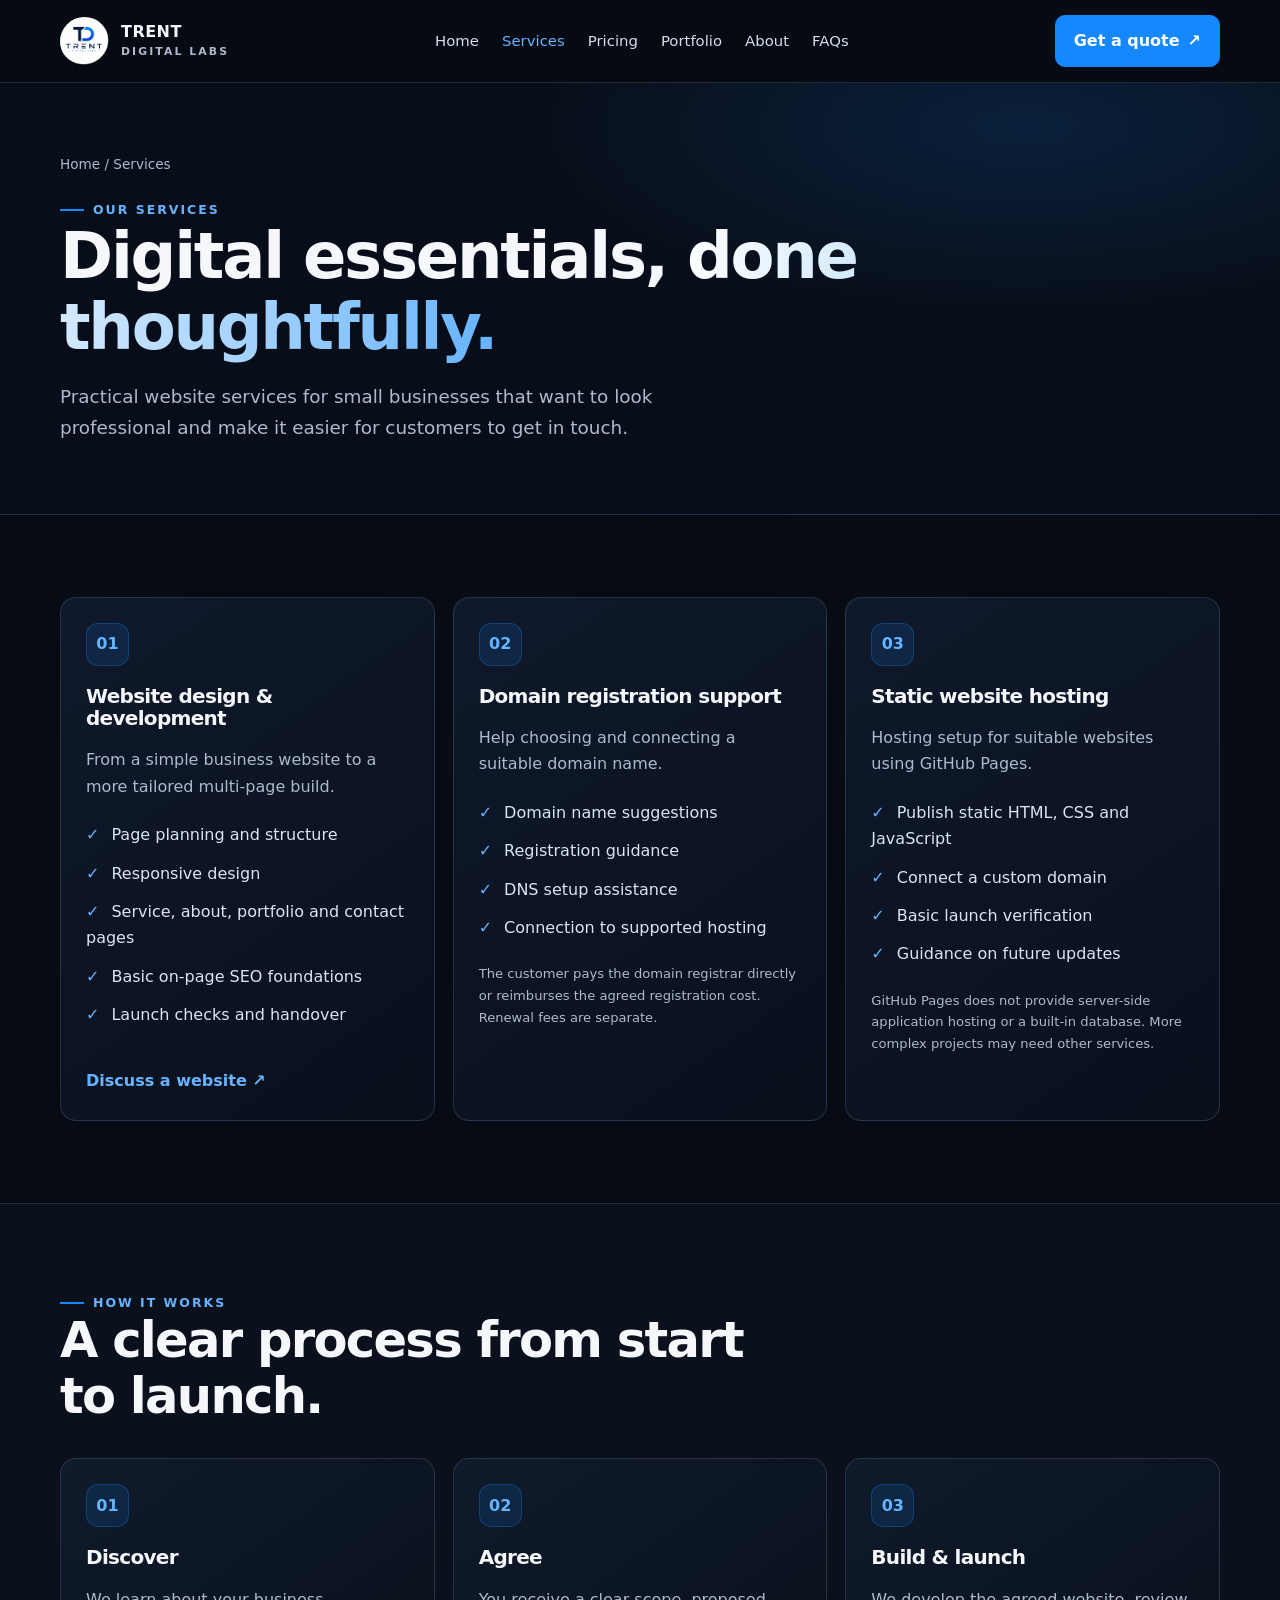
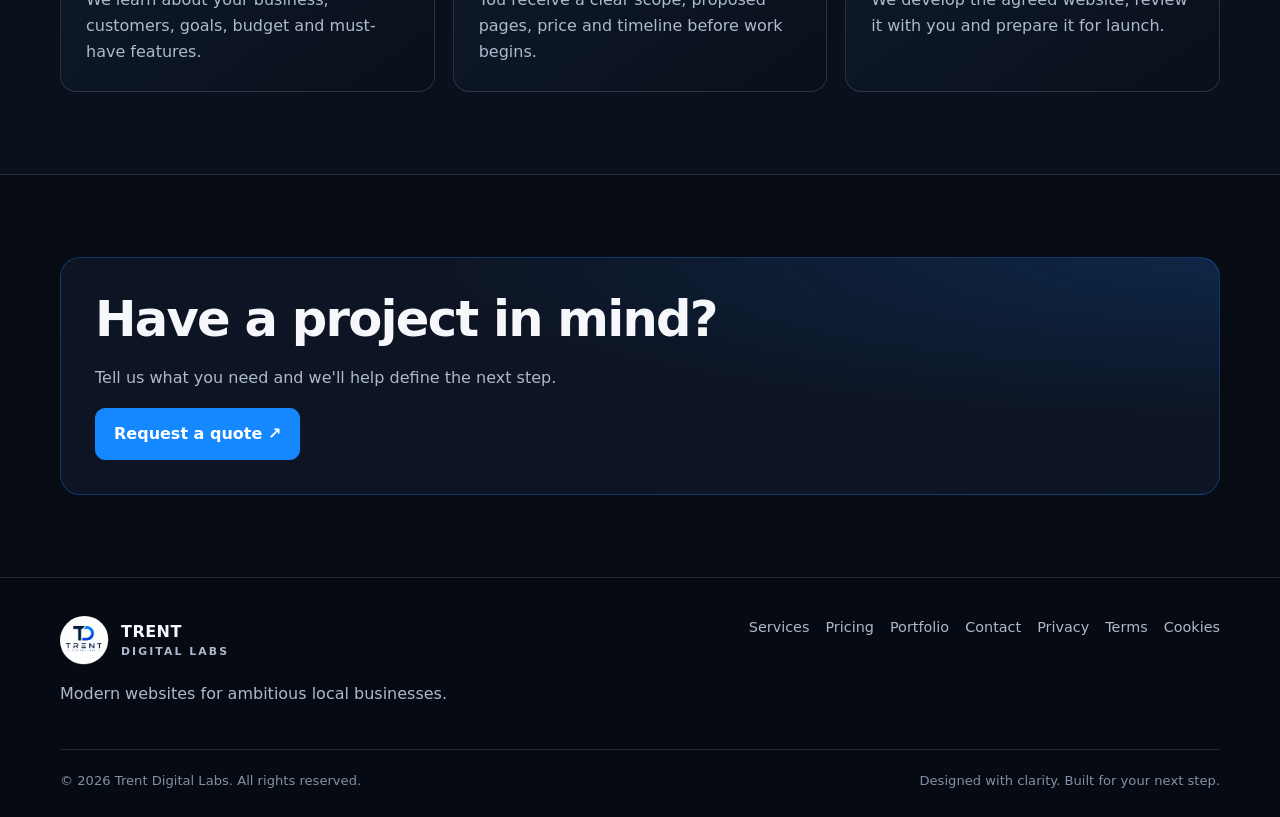
<file: services.html>
<!doctype html>
<html lang="en-GB"><head><meta charset="utf-8"><meta name="viewport" content="width=device-width, initial-scale=1">
<title>Services | Trent Digital Labs</title><meta name="description" content="Website design, development, domain registration support and static website hosting guidance."><meta name="theme-color" content="#070b14"><link rel="stylesheet" href="styles.css"></head>
<body><a class="skip-link" href="#main">Skip to content</a>
<header class="site-header"><div class="container nav-wrap">
<a class="brand" href="index.html"><img src="assets/trent-digital-labs-logo.jpeg" alt="Trent Digital Labs logo"><span>TRENT<small>DIGITAL LABS</small></span></a>
<button class="menu-toggle" type="button" aria-expanded="false" aria-controls="primary-nav">Menu ☰</button>
<nav class="nav-links" id="primary-nav" aria-label="Main navigation"><a href="index.html">Home</a><a href="services.html" aria-current="page">Services</a><a href="pricing.html">Pricing</a><a href="portfolio.html">Portfolio</a><a href="about.html">About</a><a href="faqs.html">FAQs</a></nav>
<a class="nav-cta" href="contact.html">Get a quote <span aria-hidden="true">↗</span></a>
</div></header><main id="main">
<section class="page-hero"><div class="container"><div class="breadcrumbs">Home / Services</div><span class="eyebrow">Our services</span><h1>Digital essentials, <span class="gradient-text">done thoughtfully.</span></h1><p class="lead">Practical website services for small businesses that want to look professional and make it easier for customers to get in touch.</p></div></section>
<section class="section"><div class="container"><div class="grid">
<article class="card" id="websites"><div class="card-icon">01</div><h3>Website design & development</h3><p>From a simple business website to a more tailored multi-page build.</p><ul class="check-list"><li>Page planning and structure</li><li>Responsive design</li><li>Service, about, portfolio and contact pages</li><li>Basic on-page SEO foundations</li><li>Launch checks and handover</li></ul><a class="text-link" href="contact.html">Discuss a website ↗</a></article>
<article class="card" id="domains"><div class="card-icon">02</div><h3>Domain registration support</h3><p>Help choosing and connecting a suitable domain name.</p><ul class="check-list"><li>Domain name suggestions</li><li>Registration guidance</li><li>DNS setup assistance</li><li>Connection to supported hosting</li></ul><p class="smallprint">The customer pays the domain registrar directly or reimburses the agreed registration cost. Renewal fees are separate.</p></article>
<article class="card" id="hosting"><div class="card-icon">03</div><h3>Static website hosting</h3><p>Hosting setup for suitable websites using GitHub Pages.</p><ul class="check-list"><li>Publish static HTML, CSS and JavaScript</li><li>Connect a custom domain</li><li>Basic launch verification</li><li>Guidance on future updates</li></ul><p class="smallprint">GitHub Pages does not provide server-side application hosting or a built-in database. More complex projects may need other services.</p></article>
</div></div></section>
<section class="section alt" id="process"><div class="container"><div class="section-head"><span class="eyebrow">How it works</span><h2>A clear process from start to launch.</h2></div><div class="grid">
<article class="card"><div class="card-icon">01</div><h3>Discover</h3><p>We learn about your business, customers, goals, budget and must-have features.</p></article>
<article class="card"><div class="card-icon">02</div><h3>Agree</h3><p>You receive a clear scope, proposed pages, price and timeline before work begins.</p></article>
<article class="card"><div class="card-icon">03</div><h3>Build & launch</h3><p>We develop the agreed website, review it with you and prepare it for launch.</p></article>
</div></div></section>
<section class="section"><div class="container callout"><h2>Have a project in mind?</h2><p class="muted">Tell us what you need and we'll help define the next step.</p><a class="btn" href="contact.html">Request a quote ↗</a></div></section>
</main><footer class="site-footer"><div class="container">
<div class="footer-top"><div><a class="brand" href="index.html"><img src="assets/trent-digital-labs-logo.jpeg" alt=""><span>TRENT<small>DIGITAL LABS</small></span></a><p class="muted">Modern websites for ambitious local businesses.</p></div>
<div class="footer-links"><a href="services.html">Services</a><a href="pricing.html">Pricing</a><a href="portfolio.html">Portfolio</a><a href="contact.html">Contact</a><a href=" ">Privacy</a><a href=" ">Terms</a><a href=" ">Cookies</a></div></div>
<div class="footer-bottom"><span>© <span data-year></span> Trent Digital Labs. All rights reserved.</span><span>Designed with clarity. Built for your next step.</span></div>
</div></footer><script src="script.js"></script></body></html>
</file>
<file: styles.css>
:root{--bg:#070b14;--surface:#0d1423;--surface2:#111c30;--text:#f5f7fb;--muted:#aeb9cc;--blue:#1688ff;--blue2:#66b3ff;--line:rgba(177,199,231,.17);--max:1160px}
*{box-sizing:border-box}html{scroll-behavior:smooth}body{margin:0;background:var(--bg);color:var(--text);font:16px/1.65 Inter,ui-sans-serif,system-ui,-apple-system,BlinkMacSystemFont,"Segoe UI",sans-serif}a{color:inherit;text-decoration:none}a:hover{color:var(--blue2)}img{max-width:100%;display:block}.container{width:min(var(--max),calc(100% - 40px));margin:auto}.skip-link{position:absolute;left:-9999px;top:0;background:#fff;color:#000;padding:10px;z-index:999}.skip-link:focus{left:10px}.site-header{position:sticky;top:0;z-index:20;background:rgba(7,11,20,.92);backdrop-filter:blur(16px);border-bottom:1px solid var(--line)}.nav-wrap{display:flex;align-items:center;justify-content:space-between;min-height:82px;gap:24px}.brand{display:flex;align-items:center;gap:12px;font-weight:800;letter-spacing:.03em;line-height:1.15}.brand img{width:49px;height:49px;object-fit:contain;border-radius:50%}.brand small{display:block;color:var(--muted);font-size:.68rem;letter-spacing:.19em;margin-top:5px}.nav-links{display:flex;align-items:center;gap:23px;font-size:.93rem;color:#d5deed}.nav-links a[aria-current=page]{color:var(--blue2)}.nav-cta,.btn{display:inline-flex;align-items:center;justify-content:center;gap:8px;padding:12px 18px;border:1px solid var(--blue);border-radius:10px;background:var(--blue);color:#fff;font-weight:750;transition:transform .18s,background .18s}.nav-cta:hover,.btn:hover{background:#0876e5;color:white;transform:translateY(-1px)}.btn.secondary{background:transparent;border-color:var(--line);color:var(--text)}.btn.secondary:hover{border-color:var(--blue);background:rgba(22,136,255,.08)}.menu-toggle{display:none;background:transparent;color:white;border:1px solid var(--line);padding:9px 12px;border-radius:8px;font:inherit}.hero{position:relative;overflow:hidden;padding:100px 0 88px;background:radial-gradient(ellipse at 80% 25%,rgba(22,136,255,.19),transparent 36%),linear-gradient(180deg,#080e1b,#070b14)}.hero-grid{display:grid;grid-template-columns:1.15fr .85fr;align-items:center;gap:58px}.eyebrow{display:inline-flex;align-items:center;gap:9px;color:var(--blue2);font-size:.78rem;font-weight:800;letter-spacing:.16em;text-transform:uppercase}.eyebrow:before{content:"";width:24px;height:2px;background:var(--blue)}h1,h2,h3{line-height:1.12;letter-spacing:-.035em;margin:0 0 18px}h1{font-size:clamp(2.7rem,6vw,5rem);max-width:800px}h2{font-size:clamp(2rem,4vw,3.1rem)}h3{font-size:1.25rem}.gradient-text{background:linear-gradient(90deg,#fff,#65b3ff);-webkit-background-clip:text;background-clip:text;color:transparent}.lead{font-size:1.15rem;color:var(--muted);max-width:660px}.hero-actions{display:flex;gap:12px;flex-wrap:wrap;margin-top:28px}.hero-note{font-size:.87rem;color:var(--muted);margin-top:18px}.hero-art{position:relative;padding:22px;border:1px solid rgba(95,166,255,.28);border-radius:24px;background:linear-gradient(145deg,rgba(20,37,63,.9),rgba(8,13,24,.85));box-shadow:0 30px 90px rgba(0,0,0,.3)}.browser-bar{display:flex;gap:6px;padding:0 0 18px;border-bottom:1px solid var(--line)}.browser-bar i{width:8px;height:8px;background:#66748b;border-radius:50%}.mock-site{padding:27px 10px 15px}.mock-label{font-size:.72rem;color:var(--blue2);letter-spacing:.14em;text-transform:uppercase}.mock-site h3{font-size:2rem;margin-top:13px}.mock-line{height:7px;border-radius:8px;background:#26354c;margin:11px 0;width:90%}.mock-line.short{width:62%}.mock-tiles{display:grid;grid-template-columns:repeat(3,1fr);gap:10px;margin-top:25px}.mock-tile{height:82px;border:1px solid var(--line);border-radius:10px;background:linear-gradient(135deg,#142944,#0c1728)}.section{padding:82px 0}.section.alt{background:#0a101c;border-top:1px solid var(--line);border-bottom:1px solid var(--line)}.section-head{max-width:720px;margin-bottom:34px}.section-head p,.muted{color:var(--muted)}.grid{display:grid;grid-template-columns:repeat(3,1fr);gap:18px}.grid.two{grid-template-columns:repeat(2,1fr)}.card{padding:25px;border:1px solid var(--line);border-radius:16px;background:linear-gradient(145deg,rgba(16,27,45,.94),rgba(10,16,28,.94))}.card p{color:var(--muted);margin-bottom:0}.card-icon{display:grid;place-items:center;width:43px;height:43px;border-radius:12px;background:rgba(22,136,255,.13);border:1px solid rgba(22,136,255,.28);color:var(--blue2);font-weight:900;margin-bottom:19px}.text-link{display:inline-flex;gap:8px;align-items:center;color:var(--blue2);font-weight:750;margin-top:18px}.split{display:grid;grid-template-columns:1fr 1fr;gap:52px;align-items:center}.check-list{list-style:none;padding:0;margin:22px 0}.check-list li{margin:12px 0;color:#dbe4f2}.check-list li:before{content:"✓";color:var(--blue2);font-weight:900;margin-right:12px}.callout{padding:34px;border-radius:20px;border:1px solid rgba(22,136,255,.3);background:radial-gradient(ellipse at top right,rgba(22,136,255,.16),transparent 50%),var(--surface)}.page-hero{padding:70px 0 52px;background:radial-gradient(ellipse at 80% 10%,rgba(22,136,255,.15),transparent 35%),#080e19;border-bottom:1px solid var(--line)}.page-hero h1{font-size:clamp(2.5rem,5vw,4.2rem)}.breadcrumbs{font-size:.85rem;color:var(--muted);margin-bottom:18px}.price-card{position:relative}.price-card.featured{border-color:rgba(22,136,255,.75);box-shadow:0 0 0 1px rgba(22,136,255,.12)}.price-tag{font-size:1.8rem;font-weight:850;letter-spacing:-.04em;margin:12px 0}.price-tag small{font-size:.86rem;color:var(--muted);font-weight:500;letter-spacing:0}.tag{display:inline-block;padding:5px 9px;border-radius:99px;background:rgba(22,136,255,.13);color:var(--blue2);font-size:.75rem;font-weight:800}.project-preview{min-height:215px;border-radius:13px;border:1px solid var(--line);background:radial-gradient(ellipse at 80% 10%,rgba(22,136,255,.3),transparent 40%),linear-gradient(135deg,#142944,#0a101b);padding:22px;display:flex;flex-direction:column;justify-content:flex-end;margin-bottom:20px}.project-preview strong{font-size:1.35rem}.notice{padding:15px 17px;border-left:3px solid var(--blue);background:rgba(22,136,255,.08);color:#dce8f7;border-radius:0 10px 10px 0}.form-grid{display:grid;grid-template-columns:1fr 1fr;gap:16px}.field{display:flex;flex-direction:column;gap:7px}.field.full{grid-column:1/-1}.field label{font-size:.9rem;font-weight:700}.field input,.field select,.field textarea{width:100%;background:#080e19;border:1px solid #2a3a52;border-radius:9px;padding:13px 14px;color:#f5f7fb;font:inherit}.field input:focus,.field select:focus,.field textarea:focus{outline:2px solid rgba(22,136,255,.65);border-color:var(--blue)}.field textarea{min-height:145px;resize:vertical}.smallprint{font-size:.82rem;color:var(--muted)}.faq-item{padding:20px 0;border-bottom:1px solid var(--line)}.faq-item h3{font-size:1.08rem;margin-bottom:8px}.faq-item p{margin:0;color:var(--muted)}.legal-copy{max-width:850px}.legal-copy h2{font-size:1.5rem;margin-top:34px}.legal-copy p,.legal-copy li{color:#c5d0e0}.site-footer{border-top:1px solid var(--line);padding:38px 0 25px;background:#060a12}.footer-top{display:flex;justify-content:space-between;gap:35px;flex-wrap:wrap}.footer-links{display:flex;gap:16px;flex-wrap:wrap;color:var(--muted);font-size:.9rem}.footer-bottom{display:flex;justify-content:space-between;gap:16px;flex-wrap:wrap;border-top:1px solid var(--line);padding-top:20px;margin-top:26px;color:#8290a6;font-size:.82rem}.status-note{color:var(--blue2);font-size:.9rem;min-height:1.4em}
@media(max-width:900px){.hero-grid,.split{grid-template-columns:1fr;gap:35px}.hero{padding:75px 0}.hero-art{max-width:620px}.grid{grid-template-columns:repeat(2,1fr)}.nav-links{gap:13px;font-size:.86rem}.nav-cta{display:none}}
@media(max-width:700px){.container{width:min(var(--max),calc(100% - 30px))}.nav-wrap{min-height:72px}.menu-toggle{display:block}.nav-links{display:none;position:absolute;top:72px;left:0;right:0;padding:18px 20px 24px;background:#080e19;border-bottom:1px solid var(--line);flex-direction:column;align-items:stretch;gap:0}.nav-links.open{display:flex}.nav-links a{padding:11px 0}.grid,.grid.two,.form-grid{grid-template-columns:1fr}.field.full{grid-column:auto}.section{padding:60px 0}.page-hero{padding:52px 0 38px}.brand img{width:42px;height:42px}.hero h1{font-size:clamp(2.5rem,12vw,4rem)}.card{padding:22px}}
</file>
